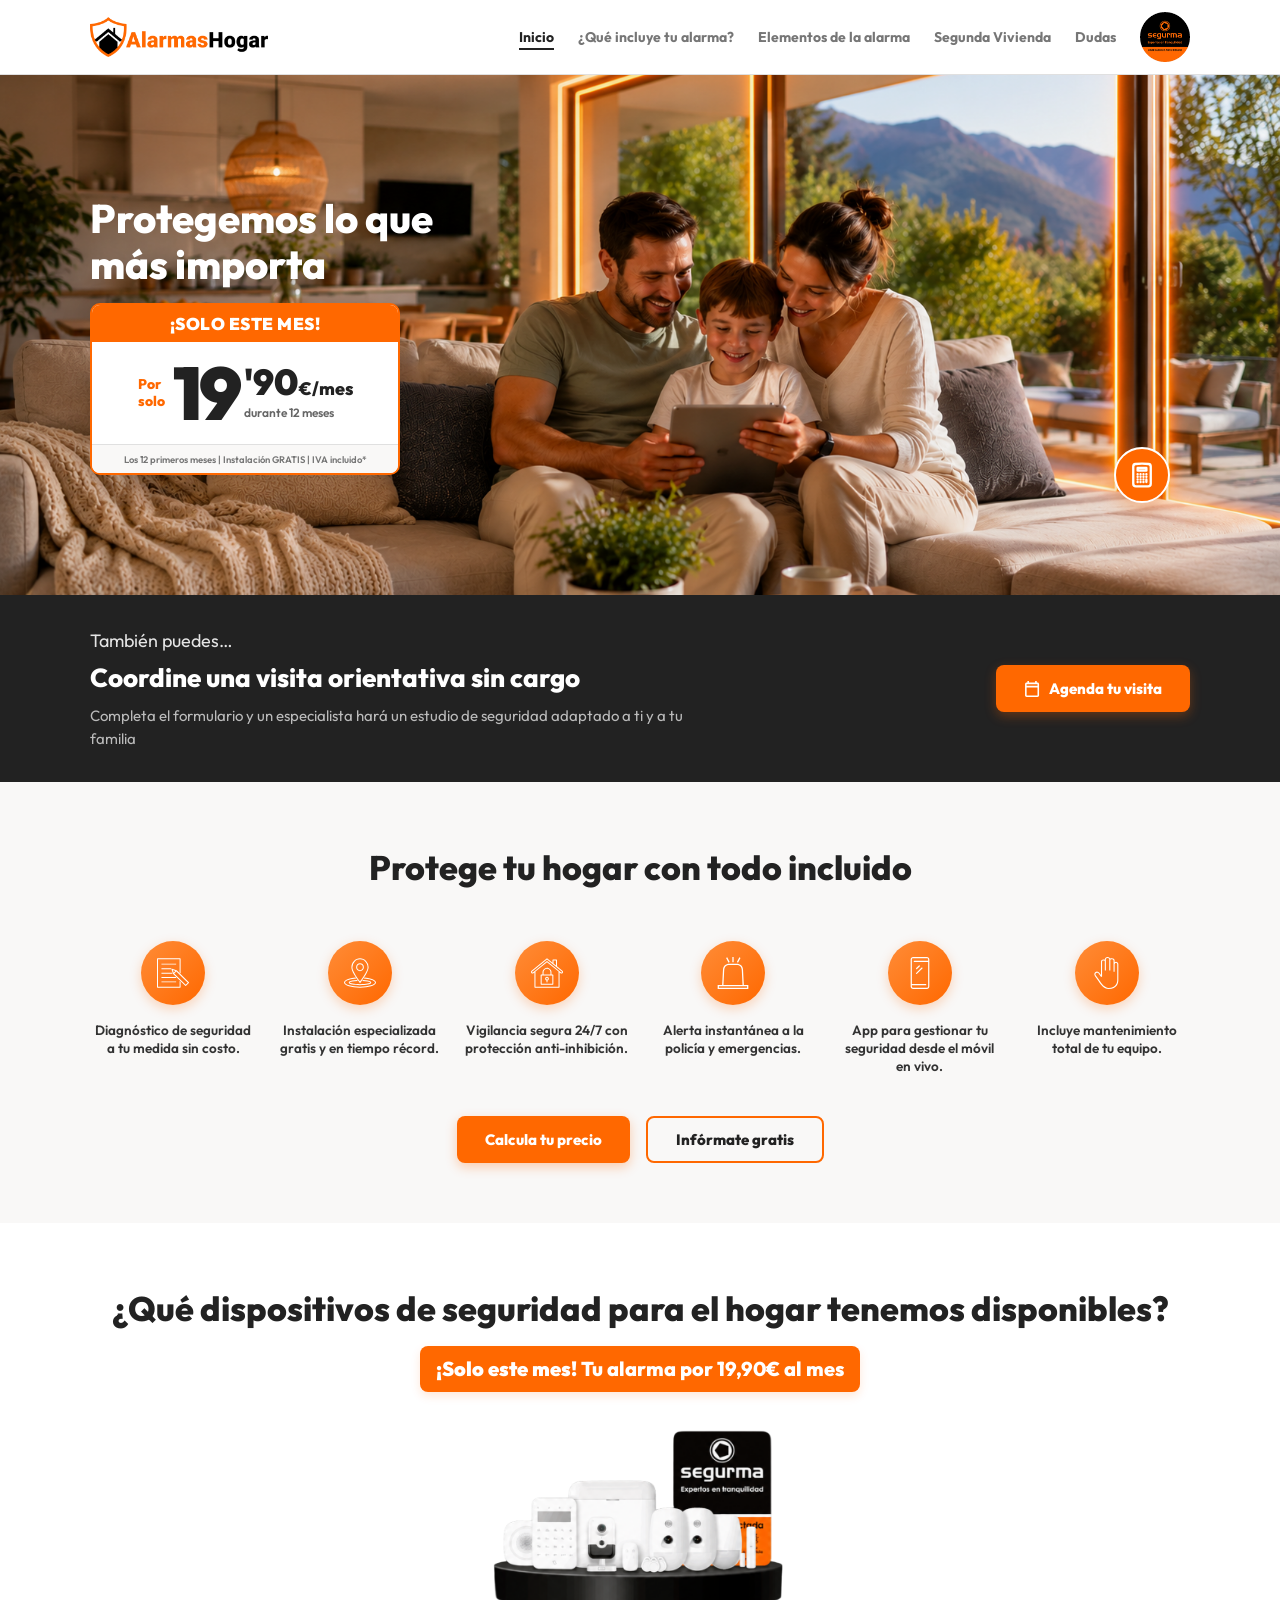
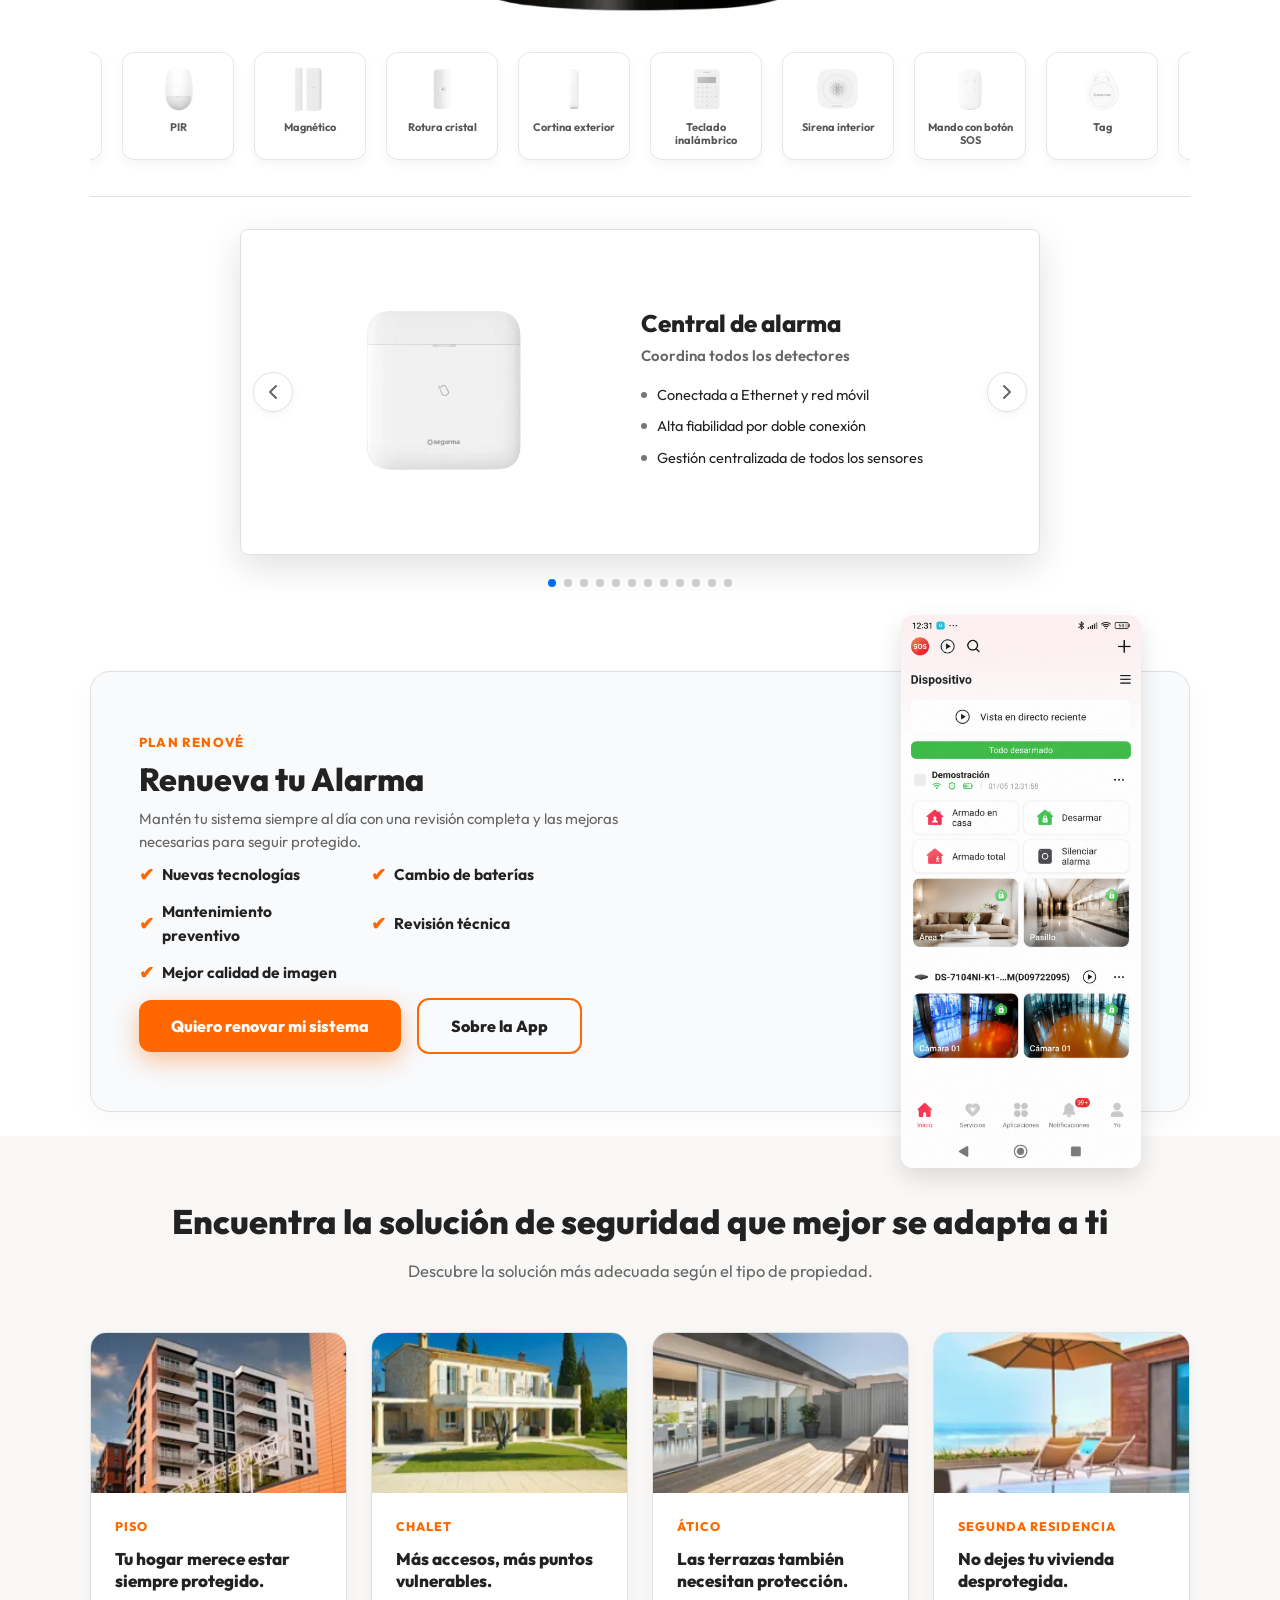
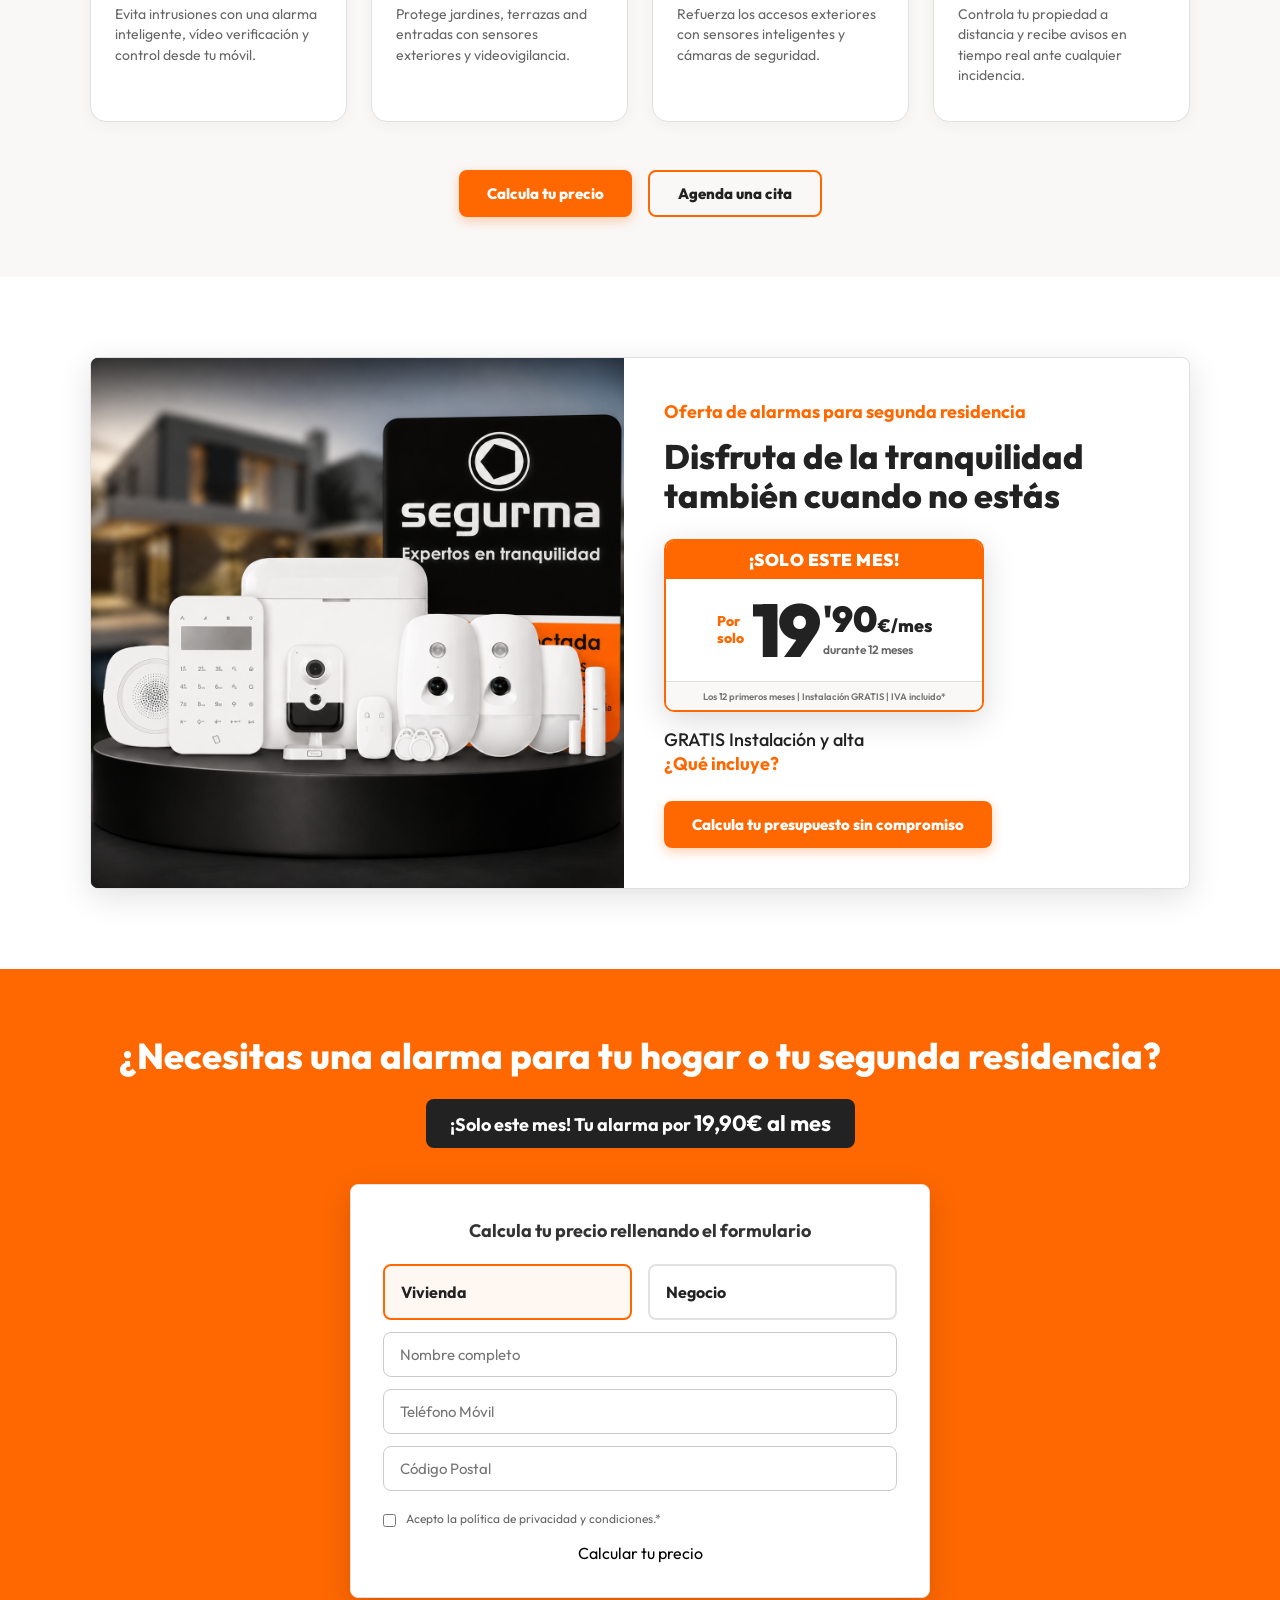
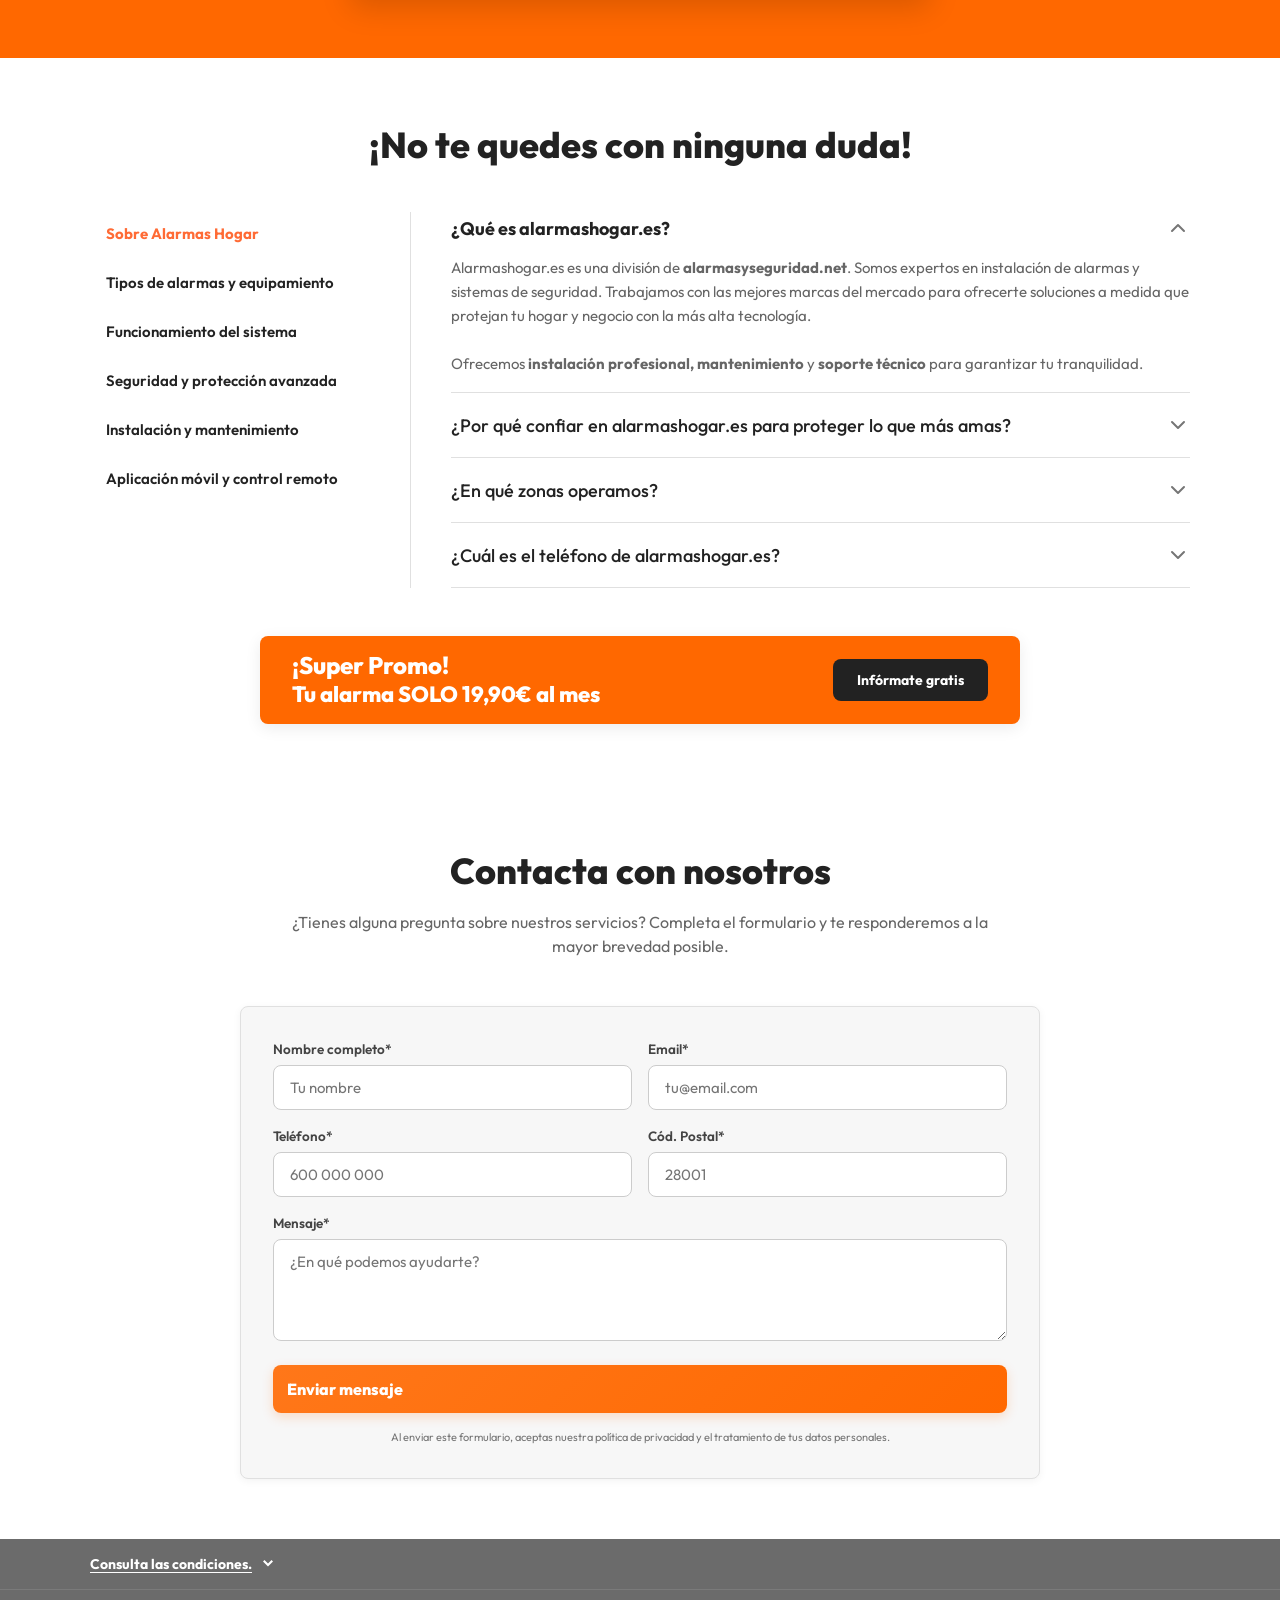
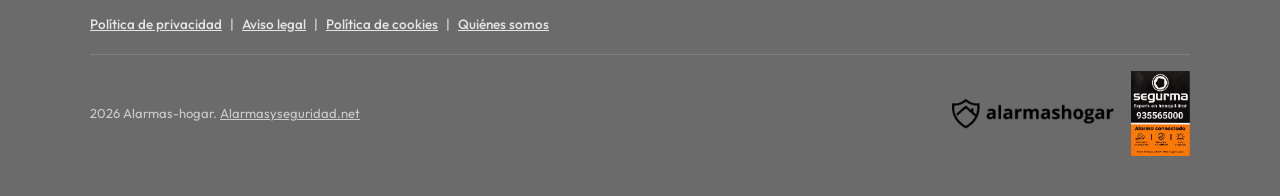
<file: index.html>
<!DOCTYPE html>
<html lang="es">
<head>
    <meta charset="utf-8"/>
    <meta name="viewport" content="width=device-width, initial-scale=1, maximum-scale=1"/>
    
    <title>Alarmas Hogar - Protección para tu vivienda o negocio</title>
    <meta name="description" content="Soluciones de seguridad y alarmas para hogares y negocios con monitorización 24/7"/>
    
    <!-- Google Fonts -->
    <link rel="preconnect" href="https://fonts.googleapis.com">
    <link rel="preconnect" href="https://fonts.gstatic.com" crossorigin>
    <link href="https://fonts.googleapis.com/css2?family=Outfit:wght@300;400;500;600;700;800;900&display=swap" rel="stylesheet">
    
    <!-- Main Stylesheet -->
    <link rel="stylesheet" href="styles.css"/>
</head>
<body>
    
    
    <!-- Main Header -->
    <header class="main-header" id="header">
        <div class="header-container">
            <div class="distributor-logo">
                <img src="images/nav-logo.png" alt="Alarmas Hogar" class="nav-logo-img"/>
            </div>
            
            <div class="header-menu-container">
                <!-- Mobile Phone CTA -->
                <a href="tel:+34935565012" class="mobile-phone-cta md-hide">
                    <svg xmlns="http://www.w3.org/2000/svg" width="24" height="24" viewBox="0 0 24 24" fill="none" stroke="currentColor" stroke-width="2" stroke-linecap="round" stroke-linejoin="round" class="lucide lucide-phone-call">
                        <path d="M13 2a9 9 0 0 1 9 9"></path>
                        <path d="M13 6a5 5 0 0 1 5 5"></path>
                        <path d="M13.832 16.568a1 1 0 0 0 1.213-.303l.355-.465A2 2 0 0 1 17 15h3a2 2 0 0 1 2 2v3a2 2 0 0 1-2 2A18 18 0 0 1 2 4a2 2 0 0 1 2-2h3a2 2 0 0 1 2 2v3a2 2 0 0 1-.8 1.6l-.468.351a1 1 0 0 0-.292 1.233 14 14 0 0 0 6.392 6.384"></path>
                    </svg>
                    <div class="phone-label-wrapper">
                        <span class="phone-label-top">LLAMAR GRATIS</span>
                        <span class="phone-label-num">935 565 012</span>
                    </div>
                </a>
                
                <!-- Desktop Navigation Links -->
                <nav class="desktop-nav">
                    <a href="/" class="nav-link active">Inicio</a>
                    <a href="#alarma" class="nav-link">¿Qué incluye tu alarma?</a>
                    <a href="#products" class="nav-link">Elementos de la alarma</a>
                    <a href="#segunda-vivienda" class="nav-link">Segunda Vivienda</a>
                    <a href="#faqs" class="nav-link">Dudas</a>
                    <img src="images/nav-extra-logo.png" alt="Extra Logo" class="nav-extra-logo-img"/>
                </nav>
            </div>
        </div>
    </header>

    <main class="content-wrapper">
        

        <!-- Hero Section / Main Banner -->
        <section class="hero-section">
            <div class="hero-bg-container">
                <img src="images/hero-banner.png" alt="Alarmas Hogar - Promoción especial" class="hero-bg-image"/>
            </div>
            
            <div class="hero-content-wrapper">
                <div class="hero-text-block">
                    <h1 class="hero-title">Protegemos lo que<br><span class="hero-title-accent">más importa</span></h1>
                    
                    <div class="price-badge-box">
                        <div class="price-badge-header">¡SOLO ESTE MES!</div>
                        <div class="price-badge-body">
                            <span class="price-label">Por<br/>solo</span>
                            <span class="price-huge-number">19</span>
                            <div class="price-badge-right">
                                <span class="price-euro-cents">'90<span class="price-currency">€/mes</span></span>
                                <span class="price-duration">durante 12 meses</span>
                            </div>
                        </div>
                        <div class="price-badge-footer">Los 12 primeros meses | Instalación GRATIS | IVA incluido*</div>
                    </div>
                </div>

            <!-- Floating circular calculator trigger button bottom right of hero -->
            <button class="hero-calculator-fab" onclick="openCalculatorModal()" aria-label="Calcular precio de alarma">
                <svg xmlns="http://www.w3.org/2000/svg" fill="none" viewBox="0 0 24 24" stroke-width="2" stroke="currentColor" width="28" height="28" class="lucide lucide-calculator">
                    <path stroke-linecap="round" stroke-linejoin="round" d="M15.75 15.75V18m-7.5-6.75h.008v.008H8.25v-.008Zm0 2.25h.008v.008H8.25V13.5Zm0 2.25h.008v.008H8.25v-.008Zm0 2.25h.008v.008H8.25V18Zm2.498-6.75h.007v.008h-.007v-.008Zm0 2.25h.007v.008h-.007V13.5Zm0 2.25h.007v.008h-.007v-.008Zm0 2.25h.007v.008h-.007V18Zm2.504-6.75h.008v.008h-.008v-.008Zm0 2.25h.008v.008h-.008V13.5Zm0 2.25h.008v.008h-.008v-.008Zm0 2.25h.008v.008h-.008V18Zm2.498-6.75h.008v.008h-.008v-.008Zm0 2.25h.008v.008h-.008V13.5ZM8.25 6h7.5v2.25h-7.5V6ZM12 2.25c-1.892 0-3.758.11-5.593.322C5.307 2.7 4.5 3.65 4.5 4.757V19.5a2.25 2.25 0 0 0 2.25 2.25h10.5a2.25 2.25 0 0 0 2.25-2.25V4.757c0-1.108-.806-2.057-1.907-2.185A48.507 48.507 0 0 0 12 2.25Z" />
                </svg>
                <span class="fab-hover-text">Calcula tu alarma</span>
            </button>
        </section>

        <!-- CTA Section: Agenda tu Visita -->
        <div class="agenda-cta-bar">
            <div class="agenda-container">
                <div class="agenda-text-block">
                    <p class="agenda-subtitle">También puedes…</p>
                    <h2 class="agenda-title">Coordine una visita orientativa sin cargo</h2>
                    <p class="agenda-description">Completa el formulario y un especialista hará un estudio de seguridad adaptado a ti y a tu familia</p>
                </div>
                <button class="btn-orange" onclick="document.getElementById('presupuesto').scrollIntoView({behavior: 'smooth'})">
                    <svg width="17" height="16" viewBox="0 0 17 16" xmlns="http://www.w3.org/2000/svg" class="agenda-btn-icon">
                        <path d="M2.619 16c-.428 0-.794-.157-1.099-.47a1.563 1.563 0 0 1-.457-1.13V3.2c0-.44.153-.817.457-1.13.305-.313.671-.47 1.099-.47h.778V0h1.555v1.6h6.222V0h1.556v1.6h.778c.428 0 .794.157 1.098.47.305.313.457.69.457 1.13v11.2c0 .44-.152.817-.457 1.13-.304.313-.67.47-1.098.47H2.618zm0-1.6h10.889v-8H2.618v8zm0-9.6h10.889V3.2H2.618v1.6zm.04 0V3.2v1.6z" fill="currentColor" fill-rule="nonzero"></path>
                    </svg>
                    <span>Agenda tu visita</span>
                </button>
            </div>
        </div>

        <!-- Services Section: Protege tu hogar con todo incluido -->
        <section id="alarma" class="services-list-section">
            <div class="services-container">
                <h2 class="services-section-title">Protege tu hogar con todo incluido</h2>
                
                <div class="services-grid">
                    <!-- Service 1 -->
                    <div class="service-item">
                        <div class="service-icon-box">
                            <svg width="32" height="32" viewBox="0 0 32 32" xmlns="http://www.w3.org/2000/svg">
                                <path d="M23.1 1.333c.276 0 .5.222.5.494v14.688l-1-.988V2.321H1V29.68h21.6v-5.746l1 .987v5.253a.497.497 0 0 1-.5.494H.5a.497.497 0 0 1-.5-.494V1.827c0-.272.224-.494.5-.494h22.6zm-8.029 10.331-.013.035.013-.034 4.41 1.578a.497.497 0 0 1 .23.13l12.143 11.991a.49.49 0 0 1 0 .699l-2.842 2.806a.505.505 0 0 1-.707 0L16.163 16.877l-.019-.018a.493.493 0 0 1-.022-.026l.04.044a.494.494 0 0 1-.116-.18l-1.601-4.367a.486.486 0 0 1-.014-.37.501.501 0 0 1 .64-.296zm4.287 2.757-1.85 1.826-.285.281L28.66 27.822l2.134-2.109-11.435-11.292zm-.21 9.965v.987H4.45v-.987h14.697zm-.415-4.272.415.41v.578H4.452v-.988h14.28zm-3.53-4.272.205.561.155.427H4.452v-.988h10.75zm.53-2.893.984 2.682 1.733-1.71-2.717-.972zm-1.258-1.714a.992.992 0 0 0-.514.557.955.955 0 0 0-.052.43H4.452v-.987h10.023zm4.673-4.608v.987H4.45v-.987h14.697z" fill="#FF6800" fill-rule="evenodd"></path>
                            </svg>
                        </div>
                        <p class="service-description">Diagnóstico de seguridad a tu medida sin costo.</p>
                    </div>
                    
                    <!-- Service 2 -->
                    <div class="service-item">
                        <div class="service-icon-box">
                            <svg width="32" height="32" viewBox="0 0 32 32" xmlns="http://www.w3.org/2000/svg">
                                <path d="M20.528 20.617c2.509.226 4.757.634 6.57 1.174 3.028.9 4.902 2.222 4.902 3.752 0 1.529-1.874 2.85-4.901 3.751-2.852.848-6.776 1.373-11.099 1.373s-8.248-.525-11.099-1.373C1.873 28.394 0 27.072 0 25.543c0-1.53 1.873-2.852 4.901-3.752 1.813-.539 4.06-.948 6.568-1.174.215.328.432.653.652.978-2.673.207-5.057.62-6.943 1.182C2.597 23.544 1 24.527 1 25.543c0 1.015 1.597 1.998 4.178 2.766 2.76.82 6.585 1.327 10.822 1.327 4.237 0 8.062-.507 10.822-1.327C29.403 27.54 31 26.559 31 25.543s-1.597-2-4.178-2.766c-1.887-.562-4.271-.976-6.945-1.183.219-.324.436-.65.65-.977zm-1.563 2.315c1.816.104 3.442.301 4.745.564 2.198.446 3.558 1.163 3.558 2.046 0 .885-1.36 1.602-3.558 2.046-1.98.4-4.706.649-7.71.649-3.005 0-5.731-.248-7.71-.649-2.199-.444-3.559-1.161-3.559-2.046 0-.883 1.36-1.6 3.559-2.046 1.302-.263 2.928-.46 4.744-.564l.69.995c-2.026.09-3.834.294-5.243.58-1.699.343-2.75.716-2.75 1.035 0 .32 1.051.692 2.75 1.036 1.918.389 4.576.628 7.519.628 2.943 0 5.6-.24 7.519-.628 1.698-.344 2.75-.716 2.75-1.036 0-.32-1.052-.692-2.75-1.035-1.408-.286-3.216-.49-5.242-.58l.688-.995zM16 1.333c2.371 0 4.517.99 6.072 2.591a8.947 8.947 0 0 1 2.515 6.253c0 3.77-3.893 9.381-6.922 13.747-.461.665-.904 1.303-1.252 1.816a.487.487 0 0 1-.695.127.5.5 0 0 1-.14-.152c-.416-.609-.768-1.113-1.135-1.639-3.057-4.387-7.03-10.088-7.03-13.899 0-2.442.961-4.653 2.515-6.253 1.554-1.6 3.7-2.59 6.072-2.59zm0 1.03c-2.095 0-3.992.875-5.365 2.29a7.904 7.904 0 0 0-2.222 5.524c0 3.486 3.865 9.033 6.838 13.3l.752 1.08c.284-.414.563-.816.85-1.23 2.947-4.246 6.734-9.705 6.734-13.15 0-2.158-.85-4.111-2.222-5.525-1.373-1.414-3.27-2.288-5.365-2.288zm0 3.829c1.069 0 2.036.446 2.736 1.167a4.033 4.033 0 0 1 1.134 2.817c0 1.101-.434 2.098-1.134 2.819A3.802 3.802 0 0 1 16 14.162a3.802 3.802 0 0 1-2.736-1.167 4.033 4.033 0 0 1-1.134-2.819c0-1.1.433-2.096 1.134-2.817A3.802 3.802 0 0 1 16 6.192zm0 1.03c-.793 0-1.51.33-2.03.865a2.993 2.993 0 0 0-.84 2.09c0 .816.322 1.554.84 2.09a2.82 2.82 0 0 0 2.03.865c.792 0 1.51-.331 2.03-.866.518-.535.84-1.273.84-2.09 0-.815-.322-1.554-.84-2.089A2.821 2.821 0 0 0 16 7.222z" fill="#FF6800" fill-rule="evenodd"></path>
                            </svg>
                        </div>
                        <p class="service-description">Instalación especializada gratis y en tiempo récord.</p>
                    </div>
                    
                    <!-- Service 3 -->
                    <div class="service-item">
                        <div class="service-icon-box">
                            <svg width="32" height="32" viewBox="0 0 32 32" xmlns="http://www.w3.org/2000/svg">
                                <path d="m16.31 1.444 5.18 4.2V3.085c0-.284.224-.515.5-.515h3.48c.276 0 .499.23.499.515v6.188l5.443 4.413c.668.542.784 1.543.259 2.232a1.522 1.522 0 0 1-1.215.606c-.344 0-.676-.117-.95-.34l-.956-.775v14.741a.507.507 0 0 1-.5.516H3.95c-.276 0-.5-.23-.5-.516v-14.74l-.954.774a1.514 1.514 0 0 1-2.166-.266 1.613 1.613 0 0 1-.319-1.171c.049-.422.254-.798.577-1.06L15.691 1.443a.488.488 0 0 1 .619 0zM16 5.236 4.45 14.6v15.037h23.1V14.599L16 5.236zm0 5.547c.603 0 1.188.121 1.74.362.531.232 1.009.564 1.419.986.41.422.731.914.956 1.463.233.568.351 1.17.351 1.791v2.112h1.376c.276 0 .5.231.5.516v9.198a.507.507 0 0 1-.5.515H10.159c-.276 0-.5-.23-.5-.515v-9.198c0-.285.224-.515.5-.515h1.375v-2.113c0-.62.119-1.223.352-1.791.224-.549.547-1.041.956-1.463.41-.422.888-.754 1.42-.986A4.32 4.32 0 0 1 16 10.783zm5.341 7.745H10.66v8.167h10.682v-8.167zm-5.34 1.306c1.019 0 1.848.854 1.848 1.905 0 .871-.571 1.608-1.348 1.834v1.302a.507.507 0 0 1-.5.515c-.277 0-.5-.231-.5-.515l-.001-1.302c-.777-.226-1.348-.963-1.348-1.834 0-1.05.83-1.905 1.848-1.905zm0 1.03a.863.863 0 0 0-.85.875c0 .482.382.874.85.874a.863.863 0 0 0 .848-.874.863.863 0 0 0-.849-.875zm0-9.05a3.35 3.35 0 0 0-1.35.28 3.559 3.559 0 0 0-1.845 1.9c-.18.441-.272.91-.272 1.391v2.112h6.932v-2.112c0-.482-.09-.95-.272-1.39a3.567 3.567 0 0 0-.743-1.135 3.453 3.453 0 0 0-1.101-.766 3.356 3.356 0 0 0-1.35-.28zm0-9.31L1.207 14.497a.568.568 0 0 0-.091.784.532.532 0 0 0 .761.094l13.814-11.2a.49.49 0 0 1 .619 0l13.814 11.2a.527.527 0 0 0 .76-.094.57.57 0 0 0-.09-.784L16 2.504zm8.969 1.098h-2.48v2.852l2.479 2.01V3.602z" fill="#FF6800" fill-rule="evenodd"></path>
                            </svg>
                        </div>
                        <p class="service-description">Vigilancia segura 24/7 con protección anti-inhibición.</p>
                    </div>
                    
                    <!-- Service 4 -->
                    <div class="service-item">
                        <div class="service-icon-box">
                            <svg width="32" height="32" viewBox="0 0 32 32" xmlns="http://www.w3.org/2000/svg">
                                <path d="M19.53 6.632c1.994 0 3.524.64 4.609 1.708 1.187 1.168 1.812 2.831 1.91 4.715l.776 14.966h4.508V32H.667v-3.979h4.507l.776-14.966c.098-1.884.725-3.547 1.91-4.715 1.085-1.068 2.615-1.708 4.61-1.708h7.06zm10.525 22.715H1.945v1.326h28.11v-1.326zM19.53 7.958H12.47c-1.645 0-2.88.503-3.73 1.34-.94.924-1.436 2.275-1.517 3.824L6.45 28.021h19.1l-.774-14.899c-.08-1.55-.577-2.9-1.516-3.824-.85-.837-2.086-1.34-3.73-1.34zm-4.168-2.652h1.278V0H15.36v5.306zM23.5.979l-2.47 4.646-1.118-.638 2.47-4.645L23.5.98zM10.204.342l2.47 4.646-1.119.637L9.087.979l1.118-.637z" fill="#FF6800" fill-rule="evenodd"></path>
                            </svg>
                        </div>
                        <p class="service-description">Alerta instantánea a la policía y emergencias.</p>
                    </div>
                    
                    <!-- Service 5 -->
                    <div class="service-item">
                        <div class="service-icon-box">
                            <svg width="32" height="32" viewBox="0 0 32 32" xmlns="http://www.w3.org/2000/svg">
                                <path d="M22.944 0c1.318 0 2.39 1.104 2.39 2.462v27.076c0 1.358-1.072 2.462-2.39 2.462H9.056c-1.318 0-2.39-1.104-2.39-2.462V2.462C6.667 1.104 7.739 0 9.057 0h13.888zm0 1.23H9.056c-.658 0-1.195.553-1.195 1.232v24.614H21.75c.33 0 .598.276.598.617 0 .34-.268.615-.598.615l-13.89-.001.001 1.231c0 .679.537 1.231 1.195 1.231h13.888c.658 0 1.195-.552 1.195-1.23V4.922H10.25a.607.607 0 0 1-.597-.616c0-.34.268-.615.597-.615H24.14v-1.23c0-.679-.537-1.231-1.195-1.231zm-4.494 9.396a.629.629 0 0 1-.022.87l-5.426 5.307a.586.586 0 0 1-.845-.022.629.629 0 0 1 .022-.87l5.426-5.307a.586.586 0 0 1 .845.022zM15.736 8.52a.628.628 0 0 1-.022.871l-2.652 2.595a.586.586 0 0 1-.845-.023.629.629 0 0 1 .022-.87l2.654-2.595a.584.584 0 0 1 .843.022z" fill="#FF6800" fill-rule="evenodd"></path>
                            </svg>
                        </div>
                        <p class="service-description">App para gestionar tu seguridad desde el móvil en vivo.</p>
                    </div>
                    
                    <!-- Service 6 -->
                    <div class="service-item">
                        <div class="service-icon-box">
                            <svg width="32" height="32" viewBox="0 0 32 32" xmlns="http://www.w3.org/2000/svg">
                                <path d="M16.567 0c.743 0 1.42.245 1.914.641.322.259.568.58.711.941.437-.258 1.007-.39 1.66-.39.744 0 1.421.245 1.915.64.525.42.848 1.01.848 1.67v1.675a2.38 2.38 0 0 1 1.35-.417 2.39 2.39 0 0 1 1.671.677c.43.42.697.997.697 1.632v16.07c0 2.04-.805 8.861-9.796 8.861l-.042-.002c-4.798-.377-7.15-3.823-10.246-8.36-1.012-1.481-2.106-3.084-3.398-4.736l-.026-.037-.007-.012a2.915 2.915 0 0 1-.44-2.108c.13-.706.531-1.342 1.176-1.746l.012-.008a2.768 2.768 0 0 1 2.145-.296 3.106 3.106 0 0 1 1.78 1.268l1.495 2V4.694c0-.637.264-1.214.69-1.632a2.374 2.374 0 0 1 1.671-.677c.51 0 1.026.073 1.457.259l-.001-.333c0-.657.324-1.248.85-1.669C15.147.245 15.823 0 16.567 0zm0 1.051c-.488 0-.924.155-1.234.404-.281.225-.455.529-.455.855v11.31h-1.075V4.205a.58.58 0 0 0-.272-.518c-.282-.183-.724-.252-1.184-.252-.356 0-.678.14-.91.368-.233.226-.376.54-.376.89v14.878l-.97.31-2.468-3.3-.017-.026a2.032 2.032 0 0 0-1.172-.845 1.676 1.676 0 0 0-1.294.166l-.008.007a1.55 1.55 0 0 0-.7 1.047c-.08.437.009.92.283 1.351 1.299 1.66 2.402 3.278 3.424 4.774 2.927 4.288 5.15 7.546 9.415 7.894 7.868-.009 8.681-5.834 8.704-7.725V7.069c0-.347-.144-.662-.377-.889a1.31 1.31 0 0 0-1.827.001c-.233.226-.376.54-.376.888h-.063v7.743H22.54V3.502c0-.33-.173-.632-.453-.856-.31-.25-.747-.403-1.235-.403-.513 0-.927.1-1.195.296-.207.152-.326.38-.326.683V13.62h-1.075V2.31c0-.326-.174-.63-.456-.855-.31-.249-.746-.404-1.233-.404z" fill="#FF6800" fill-rule="evenodd"></path>
                            </svg>
                        </div>
                        <p class="service-description">Incluye mantenimiento total de tu equipo.</p>
                    </div>
                </div>
                
                <div class="services-actions">
                    <button class="btn-orange" onclick="document.getElementById('presupuesto').scrollIntoView({behavior: 'smooth'})">Calcula tu precio</button>
                    <button class="btn-secondary" onclick="document.getElementById('contacto').scrollIntoView({behavior: 'smooth'})">Infórmate gratis</button>
                </div>
            </div>
        </section>

        <!-- Products Section: ¿Qué dispositivos de seguridad para el hogar tenemos disponibles? -->
        <section id="products" class="products-section">
            <div class="products-container">
                <h2 class="products-section-title">¿Qué dispositivos de seguridad para el hogar tenemos disponibles?</h2>
                <div class="products-promo-badge">
                    <span>¡Solo este mes!</span> Tu alarma por 19,90€ al mes
                </div>
                
                <div class="products-center-image-box">
                    <img src="images/products/img-alarmas.png" alt="Equipo completo de alarma" class="alarm-kit-image"/>
                </div>
                
                <!-- Product Carousel Navigation Grid -->
                <div class="product-selection-grid" id="product-selection-grid">
                    <button class="grid-nav-item active" data-index="0">
                        <img src="images/products/product-1.webp" alt="Central de alarma"/>
                        <span>Central de alarma</span>
                    </button>
                    <button class="grid-nav-item" data-index="1">
                        <img src="images/products/product-2.webp" alt="PIR Cam"/>
                        <span>PIR Cam</span>
                    </button>
                    <button class="grid-nav-item" data-index="2">
                        <img src="images/products/product-3.webp" alt="PIR"/>
                        <span>PIR</span>
                    </button>
                    <button class="grid-nav-item" data-index="3">
                        <img src="images/products/product-4.webp" alt="Magnético"/>
                        <span>Magnético</span>
                    </button>
                    <button class="grid-nav-item" data-index="4">
                        <img src="images/products/product-5.webp" alt="Rotura cristal"/>
                        <span>Rotura cristal</span>
                    </button>
                    <button class="grid-nav-item" data-index="5">
                        <img src="images/products/product-6.webp" alt="Cortina exterior"/>
                        <span>Cortina exterior</span>
                    </button>
                    <button class="grid-nav-item" data-index="6">
                        <img src="images/products/product-7.webp" alt="Teclado inalámbrico"/>
                        <span>Teclado inalámbrico</span>
                    </button>
                    <button class="grid-nav-item" data-index="7">
                        <img src="images/products/product-8.webp" alt="Sirena interior"/>
                        <span>Sirena interior</span>
                    </button>
                    <button class="grid-nav-item" data-index="8">
                        <img src="images/products/product-9.webp" alt="Mando con botón SOS"/>
                        <span>Mando con botón SOS</span>
                    </button>
                    <button class="grid-nav-item" data-index="9">
                        <img src="images/products/product-10.webp" alt="Tag"/>
                        <span>Tag</span>
                    </button>
                    <button class="grid-nav-item" data-index="10">
                        <img src="images/products/product-11.webp" alt="Detector de humo"/>
                        <span>Detector de humo</span>
                    </button>
                    <button class="grid-nav-item" data-index="11">
                        <img src="images/products/product-12.webp" alt="CAM IP interior"/>
                        <span>CAM IP interior</span>
                    </button>
                </div>
                
                <hr class="nav-divider"/>
                
                <!-- Product Slides Carousel -->
                <div class="product-carousel-wrapper">
                    <div class="product-carousel-slider" id="product-slider">
                        <!-- Slide 0 -->
                        <div class="product-slide active" data-slide-index="0">
                            <div class="slide-image-box">
                                <img src="images/products/product-1.webp" alt="Central de alarma"/>
                            </div>
                            <div class="slide-content-box">
                                <h3 class="slide-title">Central de alarma</h3>
                                <p class="slide-subtitle">Coordina todos los detectores</p>
                                <ul class="slide-bullets">
                                    <li>Conectada a Ethernet y red móvil</li>
                                    <li>Alta fiabilidad por doble conexión</li>
                                    <li>Gestión centralizada de todos los sensores</li>
                                </ul>
                            </div>
                        </div>
                        
                        <!-- Slide 1 -->
                        <div class="product-slide" data-slide-index="1">
                            <div class="slide-image-box">
                                <img src="images/products/product-2.webp" alt="PIR Cam"/>
                            </div>
                            <div class="slide-content-box">
                                <h3 class="slide-title">PIR Cam</h3>
                                <p class="slide-subtitle">Permite ver las alarmas en fotos</p>
                                <ul class="slide-bullets">
                                    <li>Captura en baja luz</li>
                                    <li>Envía en menos de 9 s.</li>
                                    <li>Imágenes encriptadas</li>
                                </ul>
                            </div>
                        </div>
                        
                        <!-- Slide 2 -->
                        <div class="product-slide" data-slide-index="2">
                            <div class="slide-image-box">
                                <img src="images/products/product-3.webp" alt="PIR"/>
                            </div>
                            <div class="slide-content-box">
                                <h3 class="slide-title">PIR</h3>
                                <p class="slide-subtitle">Avisa a la Central al primer indicio de intrusión</p>
                                <ul class="slide-bullets">
                                    <li>Con sensor de infrarrojos y procesado digital para evitar falsas alarmas</li>
                                    <li>Regulación automática del sensor ante cambios de temperatura</li>
                                    <li>Sistema Pet Friendly</li>
                                </ul>
                            </div>
                        </div>
                        
                        <!-- Slide 3 -->
                        <div class="product-slide" data-slide-index="3">
                            <div class="slide-image-box">
                                <img src="images/products/product-4.webp" alt="Magnético"/>
                            </div>
                            <div class="slide-content-box">
                                <h3 class="slide-title">Magnético</h3>
                                <p class="slide-subtitle">Detecta apertura de puertas y ventanas</p>
                                <ul class="slide-bullets">
                                    <li>Instalación sencilla sin cables</li>
                                    <li>Batería de larga duración</li>
                                    <li>Resistente a condiciones climáticas</li>
                                </ul>
                            </div>
                        </div>
                        
                        <!-- Slide 4 -->
                        <div class="product-slide" data-slide-index="4">
                            <div class="slide-image-box">
                                <img src="images/products/product-5.webp" alt="Rotura cristal"/>
                            </div>
                            <div class="slide-content-box">
                                <h3 class="slide-title">Rotura cristal</h3>
                                <p class="slide-subtitle">Detecta la rotura de cristales</p>
                                <ul class="slide-bullets">
                                    <li>Tecnología de doble detección</li>
                                    <li>Alcance hasta 9 metros</li>
                                    <li>Filtro anti falsas alarmas</li>
                                </ul>
                            </div>
                        </div>
                        
                        <!-- Slide 5 -->
                        <div class="product-slide" data-slide-index="5">
                            <div class="slide-image-box">
                                <img src="images/products/product-6.webp" alt="Cortina exterior"/>
                            </div>
                            <div class="slide-content-box">
                                <h3 class="slide-title">Cortina exterior</h3>
                                <p class="slide-subtitle">Para exteriores</p>
                                <ul class="slide-bullets">
                                    <li>Resistente a la intemperie IP65</li>
                                    <li>Inmune a pequeños animales</li>
                                    <li>Ángulo de detección 110°</li>
                                </ul>
                            </div>
                        </div>
                        
                        <!-- Slide 6 -->
                        <div class="product-slide" data-slide-index="6">
                            <div class="slide-image-box">
                                <img src="images/products/product-7.webp" alt="Teclado inalámbrico"/>
                            </div>
                            <div class="slide-content-box">
                                <h3 class="slide-title">Teclado inalámbrico</h3>
                                <p class="slide-subtitle">Control manual del sistema</p>
                                <ul class="slide-bullets">
                                    <li>Pantalla LCD retroiluminada</li>
                                    <li>Códigos de usuario múltiples</li>
                                    <li>Función de pánico silencioso</li>
                                </ul>
                            </div>
                        </div>
                        
                        <!-- Slide 7 -->
                        <div class="product-slide" data-slide-index="7">
                            <div class="slide-image-box">
                                <img src="images/products/product-8.webp" alt="Sirena interior"/>
                            </div>
                            <div class="slide-content-box">
                                <h3 class="slide-title">Sirena interior</h3>
                                <p class="slide-subtitle">Alerta sonora en el interior</p>
                                <ul class="slide-bullets">
                                    <li>110 dB de potencia sonora</li>
                                    <li>LED de señalización visual</li>
                                    <li>Batería de respaldo integrada</li>
                                </ul>
                            </div>
                        </div>
                        
                        <!-- Slide 8 -->
                        <div class="product-slide" data-slide-index="8">
                            <div class="slide-image-box">
                                <img src="images/products/product-9.webp" alt="Mando con botón SOS"/>
                            </div>
                            <div class="slide-content-box">
                                <h3 class="slide-title">Mando con botón SOS</h3>
                                <p class="slide-subtitle">Control remoto con emergencia</p>
                                <ul class="slide-bullets">
                                    <li>Botón de pánico integrado</li>
                                    <li>Alcance hasta 100 metros</li>
                                    <li>Diseño ergonómico</li>
                                </ul>
                            </div>
                        </div>
                        
                        <!-- Slide 9 -->
                        <div class="product-slide" data-slide-index="9">
                            <div class="slide-image-box">
                                <img src="images/products/product-10.webp" alt="Tag"/>
                            </div>
                            <div class="slide-content-box">
                                <h3 class="slide-title">Tag</h3>
                                <p class="slide-subtitle">Activación/desactivación automática</p>
                                <ul class="slide-bullets">
                                    <li>Detección automática de proximidad</li>
                                    <li>Cifrado de alta seguridad</li>
                                    <li>Batería de larga duración</li>
                                </ul>
                            </div>
                        </div>
                        
                        <!-- Slide 10 -->
                        <div class="product-slide" data-slide-index="10">
                            <div class="slide-image-box">
                                <img src="images/products/product-11.webp" alt="Detector de humo"/>
                            </div>
                            <div class="slide-content-box">
                                <h3 class="slide-title">Detector de humo</h3>
                                <p class="slide-subtitle">Protección contra incendios</p>
                                <ul class="slide-bullets">
                                    <li>Detección óptica avanzada</li>
                                    <li>Autocomprobación periódica</li>
                                    <li>Señal de batería baja</li>
                                </ul>
                            </div>
                        </div>
                        
                        <!-- Slide 11 -->
                        <div class="product-slide" data-slide-index="11">
                            <div class="slide-image-box">
                                <img src="images/products/product-12.webp" alt="CAM IP interior"/>
                            </div>
                            <div class="slide-content-box">
                                <h3 class="slide-title">CAM IP interior</h3>
                                <p class="slide-subtitle">Vigilancia en tiempo real</p>
                                <ul class="slide-bullets">
                                    <li>Resolución Full HD 1080p</li>
                                    <li>Visión nocturna infrarroja</li>
                                    <li>Acceso remoto desde móvil</li>
                                </ul>
                            </div>
                        </div>
                    </div>
                    
                    <!-- Carousel Controls -->
                    <div class="carousel-nav-arrows">
                        <button class="arrow-btn btn-prev" aria-label="Producto anterior" onclick="slidePrev()">
                            <svg xmlns="http://www.w3.org/2000/svg" width="24" height="24" viewBox="0 0 24 24" fill="none" stroke="currentColor" stroke-width="2" stroke-linecap="round" stroke-linejoin="round" class="lucide lucide-chevron-left">
                                <polyline points="15 18 9 12 15 6"></polyline>
                            </svg>
                        </button>
                        <button class="arrow-btn btn-next" aria-label="Siguiente producto" onclick="slideNext()">
                            <svg xmlns="http://www.w3.org/2000/svg" width="24" height="24" viewBox="0 0 24 24" fill="none" stroke="currentColor" stroke-width="2" stroke-linecap="round" stroke-linejoin="round" class="lucide lucide-chevron-right">
                                <polyline points="9 18 15 12 9 6"></polyline>
                            </svg>
                        </button>
                    </div>
                </div>
                
                <!-- Dot indicators -->
                <div class="carousel-dots" id="carousel-dots">
                    <button class="dot-btn active" data-index="0" aria-label="Ir al producto 1"></button>
                    <button class="dot-btn" data-index="1" aria-label="Ir al producto 2"></button>
                    <button class="dot-btn" data-index="2" aria-label="Ir al producto 3"></button>
                    <button class="dot-btn" data-index="3" aria-label="Ir al producto 4"></button>
                    <button class="dot-btn" data-index="4" aria-label="Ir al producto 5"></button>
                    <button class="dot-btn" data-index="5" aria-label="Ir al producto 6"></button>
                    <button class="dot-btn" data-index="6" aria-label="Ir al producto 7"></button>
                    <button class="dot-btn" data-index="7" aria-label="Ir al producto 8"></button>
                    <button class="dot-btn" data-index="8" aria-label="Ir al producto 9"></button>
                    <button class="dot-btn" data-index="9" aria-label="Ir al producto 10"></button>
                    <button class="dot-btn" data-index="10" aria-label="Ir al producto 11"></button>
                    <button class="dot-btn" data-index="11" aria-label="Ir al producto 12"></button>
                </div>
            </div>
        </section>

        <!-- Upgrade System Banner Section -->
        <section class="upgrade-banner-section">
            <div class="upgrade-banner-container">
                <div class="upgrade-banner-card">
                    <!-- Left: Info and Checklist -->
                    <div class="upgrade-card-info">
                        <span class="upgrade-tag">Plan Renové</span>
                        <h2 class="upgrade-title">Renueva tu Alarma</h2>
                        <p class="upgrade-text">Mantén tu sistema siempre al día con una revisión completa y las mejoras<br>necesarias para seguir protegido.</p>
                        
                        <div class="upgrade-checklist">
                            <div class="checklist-item">
                                <span class="checkmark">✔</span>
                                <span>Nuevas tecnologías</span>
                            </div>
                            <div class="checklist-item">
                                <span class="checkmark">✔</span>
                                <span>Cambio de baterías</span>
                            </div>
                            <div class="checklist-item">
                                <span class="checkmark">✔</span>
                                <span>Mantenimiento preventivo</span>
                            </div>
                            <div class="checklist-item">
                                <span class="checkmark">✔</span>
                                <span>Revisión técnica</span>
                            </div>
                            <div class="checklist-item">
                                <span class="checkmark">✔</span>
                                <span>Mejor calidad de imagen</span>
                            </div>
                        </div>

                        <div class="upgrade-card-action">
                            <button class="btn-orange pulse-btn" onclick="openCalculatorModal()">Quiero renovar mi sistema</button>
                            <button class="btn-secondary-upgrade" onclick="openManualModal()">Sobre la App</button>
                        </div>
                    </div>
                    
                    <!-- Right: Product Image -->
                    <div class="upgrade-card-image-box">
                        <img src="images/banners/upgrade/upgrade-system.png" alt="Renueva tu Alarma" class="upgrade-system-img"/>
                    </div>
                </div>
            </div>
        </section>

        <!-- Segment Section: Adaptadas a tu casa y familia -->
        <section class="banner-hogar-section">
            <div class="banner-hogar-container">
                <h2 class="banner-hogar-title">Encuentra la solución de seguridad que mejor se adapta a ti</h2>
                <p class="banner-hogar-subtitle">Descubre la solución más adecuada según el tipo de propiedad.</p>
                
                <div class="banner-hogar-grid">
                    <!-- Card 1: Piso -->
                    <div class="hogar-card">
                        <div class="hogar-card-img-wrapper">
                            <img alt="Piso" src="images/banners/hogar/pisos.webp" class="hogar-card-img"/>
                        </div>
                        <div class="hogar-card-content">
                            <h3 class="hogar-card-type">Piso</h3>
                            <h4 class="hogar-card-sub">Tu hogar merece estar siempre protegido.</h4>
                            <p class="hogar-card-desc">Evita intrusiones con una alarma inteligente, vídeo verificación y control desde tu móvil.</p>
                        </div>
                    </div>
                    <!-- Card 2: Chalet -->
                    <div class="hogar-card">
                        <div class="hogar-card-img-wrapper">
                            <img alt="Chalet" src="images/banners/hogar/chalets.webp" class="hogar-card-img"/>
                        </div>
                        <div class="hogar-card-content">
                            <h3 class="hogar-card-type">Chalet</h3>
                            <h4 class="hogar-card-sub">Más accesos, más puntos vulnerables.</h4>
                            <p class="hogar-card-desc">Protege jardines, terrazas and entradas con sensores exteriores y videovigilancia.</p>
                        </div>
                    </div>
                    <!-- Card 3: Ático -->
                    <div class="hogar-card">
                        <div class="hogar-card-img-wrapper">
                            <img alt="Ático" src="images/banners/hogar/bajos.webp" class="hogar-card-img"/>
                        </div>
                        <div class="hogar-card-content">
                            <h3 class="hogar-card-type">Ático</h3>
                            <h4 class="hogar-card-sub">Las terrazas también necesitan protección.</h4>
                            <p class="hogar-card-desc">Refuerza los accesos exteriores con sensores inteligentes y cámaras de seguridad.</p>
                        </div>
                    </div>
                    <!-- Card 4: Segunda residencia -->
                    <div class="hogar-card">
                        <div class="hogar-card-img-wrapper">
                            <img alt="Segunda residencia" src="images/banners/hogar/segunda.webp" class="hogar-card-img"/>
                        </div>
                        <div class="hogar-card-content">
                            <h3 class="hogar-card-type">Segunda residencia</h3>
                            <h4 class="hogar-card-sub">No dejes tu vivienda desprotegida.</h4>
                            <p class="hogar-card-desc">Controla tu propiedad a distancia y recibe avisos en tiempo real ante cualquier incidencia.</p>
                        </div>
                    </div>
                </div>
                
                <div class="hogar-actions">
                    <button class="btn-orange" onclick="openCalculatorModal()">Calcula tu precio</button>
                    <button class="btn-secondary" onclick="document.getElementById('contacto').scrollIntoView({behavior: 'smooth'})">Agenda una cita</button>
                </div>
            </div>
        </section>

        <!-- Second Residence Banner Section -->
        <section id="segunda-vivienda" class="second-residence-section">
            <div class="second-residence-container">
                <div class="second-residence-flex">
                    <div class="second-residence-image-box"></div>
                    <div class="second-residence-info-box">
                        <p class="residence-offer-tag">Oferta de alarmas para segunda residencia</p>
                        <h2 class="residence-title">Disfruta de la tranquilidad también cuando no estás</h2>
                        
                        <div class="price-badge-box max-w-sm">
                            <div class="price-badge-header">¡SOLO ESTE MES!</div>
                            <div class="price-badge-body">
                                <span class="price-label">Por<br/>solo</span>
                                <span class="price-huge-number">19</span>
                                <div class="price-badge-right">
                                    <span class="price-euro-cents">'90<span class="price-currency">€/mes</span></span>
                                    <span class="price-duration">durante 12 meses</span>
                                </div>
                            </div>
                            <div class="price-badge-footer">Los 12 primeros meses | Instalación GRATIS | IVA incluido*</div>
                        </div>
                        
                        <p class="residence-bullets-tag">GRATIS Instalación y alta<br/><span>¿Qué incluye?</span></p>
                        <button class="btn-orange" onclick="document.getElementById('presupuesto').scrollIntoView({behavior: 'smooth'})">Calcula tu presupuesto sin compromiso</button>
                    </div>
                </div>
            </div>
        </section>

        <!-- Secondary Quote Form Section (Bottom Quote) -->
        <section id="presupuesto" class="bottom-quote-section">
            <div class="bottom-quote-container">
                <h2 class="bottom-quote-title">¿Necesitas una alarma para tu hogar o tu segunda residencia?</h2>
                <div class="bottom-quote-badge">
                    ¡Solo este mes! Tu alarma por <span>19,90€ al mes</span>
                </div>
                
                <div class="bottom-calculator-wrapper">
                    <!-- Simple Contact Calculation / Duplicate Calculator Widget -->
                    <div class="calculator-card-widget calculator-bordered-white">
                        <div class="calculator-body">
                            <form id="bottom-calculator-form" onsubmit="event.preventDefault();">
                                <div class="bottom-form-fields text-white">
                                    <h3 class="step-question">Calcula tu precio rellenando el formulario</h3>
                                    
                                    <div class="calc-options-row text-black mb-4">
                                        <button type="button" class="calc-option-btn active-opt" id="bottom-type-vivienda" onclick="setBottomType('vivienda')">Vivienda</button>
                                        <button type="button" class="calc-option-btn" id="bottom-type-negocio" onclick="setBottomType('negocio')">Negocio</button>
                                    </div>
                                    
                                    <div class="calc-form-fields text-black">
                                        <div class="input-group">
                                            <input type="text" id="bottom-calc-nombre" placeholder="Nombre completo" required class="form-input"/>
                                        </div>
                                        <div class="input-group">
                                            <input type="tel" id="bottom-calc-telefono" placeholder="Teléfono Móvil" required class="form-input"/>
                                        </div>
                                        <div class="input-group">
                                            <input type="text" id="bottom-calc-cp" placeholder="Código Postal" maxLength="5" required class="form-input"/>
                                        </div>
                                        <label class="checkbox-legal-label text-white">
                                            <input type="checkbox" id="bottom-calc-legal" required class="form-checkbox"/>
                                            <span class="checkbox-text">Acepto la política de privacidad y condiciones.*</span>
                                        </label>
                                    </div>
                                    
                                    <div class="result-message-bottom" id="bottom-result-msg" style="display: none;">
                                        <p class="text-green-500 font-bold mb-2">¡Formulario enviado con éxito!</p>
                                        <p class="text-sm">Tu cotización estimada para <span id="bottom-res-type">vivienda</span> es de 19,90€/mes. En breve te llamaremos.</p>
                                    </div>
                                    
                                    <button type="submit" class="btn-primary w-full mt-4" id="bottom-submit-btn" onclick="submitBottomForm()">Calcular tu precio</button>
                                </div>
                            </form>
                        </div>
                    </div>
                </div>
            </div>
        </section>

        <!-- FAQs Accordion Section -->
        <section id="faqs" class="faqs-section">
            <h2 class="faqs-section-title">¡No te quedes con ninguna duda!</h2>
            
            <div class="faqs-container">
                <div class="faqs-flex-wrapper">
                    <!-- Left Tab Navigation Categories -->
                    <div class="faq-tabs-nav" id="faq-categories">
                        <button class="faq-category-btn active" data-category="sobre-alarmas">Sobre Alarmas Hogar</button>
                        <button class="faq-category-btn" data-category="equipamiento">Tipos de alarmas y equipamiento</button>
                        <button class="faq-category-btn" data-category="funcionamiento">Funcionamiento del sistema</button>
                        <button class="faq-category-btn" data-category="proteccion">Seguridad y protección avanzada</button>
                        <button class="faq-category-btn" data-category="instalacion">Instalación y mantenimiento</button>
                        <button class="faq-category-btn" data-category="app-movil">Aplicación móvil y control remoto</button>
                    </div>
                    
                    <!-- Right Question Details Box -->
                    <div class="faq-content-box" id="faq-content-box">
                        <!-- Questions will be dynamically rendered/switched by script.js, showing hardcoded values in html as active default -->
                        <div class="faq-questions-container" id="sobre-alarmas-questions">
                            <div class="faq-item active">
                                <button class="faq-question-btn" aria-expanded="true">
                                    <span>¿Qué es alarmashogar.es?</span>
                                    <span class="faq-chevron-icon">
                                        <svg xmlns="http://www.w3.org/2000/svg" width="24" height="24" viewBox="0 0 24 24" fill="none" stroke="currentColor" stroke-width="2" stroke-linecap="round" stroke-linejoin="round" class="lucide lucide-chevron-up"><polyline points="18 15 12 9 6 15"></polyline></svg>
                                    </span>
                                </button>
                                <div class="faq-answer-collapse">
                                    <p>Alarmashogar.es es una división de <b>alarmasyseguridad.net</b>. Somos expertos en instalación de alarmas y sistemas de seguridad. Trabajamos con las mejores marcas del mercado para ofrecerte soluciones a medida que protejan tu hogar y negocio con la más alta tecnología. <br/><br/>Ofrecemos <b>instalación profesional, mantenimiento</b> y <b>soporte técnico</b> para garantizar tu tranquilidad.</p>
                                </div>
                            </div>
                            
                            <div class="faq-item">
                                <button class="faq-question-btn" aria-expanded="false">
                                    <span>¿Por qué confiar en alarmashogar.es para proteger lo que más amas?</span>
                                    <span class="faq-chevron-icon">
                                        <svg xmlns="http://www.w3.org/2000/svg" width="24" height="24" viewBox="0 0 24 24" fill="none" stroke="currentColor" stroke-width="2" stroke-linecap="round" stroke-linejoin="round" class="lucide lucide-chevron-down"><polyline points="6 9 12 15 18 9"></polyline></svg>
                                    </span>
                                </button>
                                <div class="faq-answer-collapse">
                                    <p>Porque somos distribuidores autorizados de las principales compañías de seguridad en España, garantizando sistemas homologados de alta tecnología conectados las 24 horas del día a una Central Receptora de Alarmas (CRA) con aviso a la policía. Además, te aseguramos el mejor precio promocional del mercado de forma transparente.</p>
                                </div>
                            </div>
                            
                            <div class="faq-item">
                                <button class="faq-question-btn" aria-expanded="false">
                                    <span>¿En qué zonas operamos?</span>
                                    <span class="faq-chevron-icon">
                                        <svg xmlns="http://www.w3.org/2000/svg" width="24" height="24" viewBox="0 0 24 24" fill="none" stroke="currentColor" stroke-width="2" stroke-linecap="round" stroke-linejoin="round" class="lucide lucide-chevron-down"><polyline points="6 9 12 15 18 9"></polyline></svg>
                                    </span>
                                </button>
                                <div class="faq-answer-collapse">
                                    <p>Ofrecemos cobertura de instalación y servicio técnico en todo el territorio nacional (España), contando con técnicos locales certificados en todas las provincias para garantizar una asistencia rápida y un mantenimiento eficaz.</p>
                                </div>
                            </div>
                            
                            <div class="faq-item">
                                <button class="faq-question-btn" aria-expanded="false">
                                    <span>¿Cuál es el teléfono de alarmashogar.es?</span>
                                    <span class="faq-chevron-icon">
                                        <svg xmlns="http://www.w3.org/2000/svg" width="24" height="24" viewBox="0 0 24 24" fill="none" stroke="currentColor" stroke-width="2" stroke-linecap="round" stroke-linejoin="round" class="lucide lucide-chevron-down"><polyline points="6 9 12 15 18 9"></polyline></svg>
                                    </span>
                                </button>
                                <div class="faq-answer-collapse">
                                    <p>Puedes contactar con nosotros de forma gratuita llamando al teléfono <b>911 309 222</b> para información general y contrataciones en España, o al <b>935 565 012</b> si te encuentras en Cataluña. Nuestro horario de atención comercial es de lunes a viernes.</p>
                                </div>
                            </div>
                        </div>
                    </div>
                </div>
                
                <!-- FAQs Promo Banner Footer -->
                <div class="faq-footer-banner">
                    <p class="faq-banner-text">¡Super Promo!<br/><span>Tu alarma SOLO 19,90€ al mes</span></p>
                    <button class="btn-black" onclick="document.getElementById('contacto').scrollIntoView({behavior: 'smooth'})">Infórmate gratis</button>
                </div>
            </div>
        </section>

        <!-- Traditional Contact Form Section -->
        <section id="contacto" class="contact-form-section">
            <div class="contact-form-container">
                <div class="contact-form-header">
                    <h2 class="contact-title">Contacta con nosotros</h2>
                    <p class="contact-description">¿Tienes alguna pregunta sobre nuestros servicios? Completa el formulario y te responderemos a la mayor brevedad posible.</p>
                </div>
                
                <div class="form-wrapper-box">
                    <form id="contact-traditional-form" onsubmit="event.preventDefault(); submitContactForm();" class="bg-gray-light">
                        <div class="form-grid-2">
                            <div class="form-field-group">
                                <label for="nombre" class="field-label">Nombre completo*</label>
                                <input id="nombre" type="text" required class="form-input focus-orange" placeholder="Tu nombre"/>
                            </div>
                            <div class="form-field-group">
                                <label for="email" class="field-label">Email*</label>
                                <input id="email" type="email" required class="form-input focus-orange" placeholder="tu@email.com"/>
                            </div>
                        </div>
                        
                        <div class="form-grid-2">
                            <div class="form-field-group">
                                <label for="telefono" class="field-label">Teléfono*</label>
                                <input id="telefono" type="tel" required class="form-input focus-orange" placeholder="600 000 000"/>
                            </div>
                            <div class="form-field-group">
                                <label for="codigoPostal" class="field-label">Cód. Postal*</label>
                                <input id="codigoPostal" type="text" required class="form-input focus-orange" placeholder="28001" maxLength="5"/>
                            </div>
                        </div>
                        
                        <div class="form-field-group mb-6">
                            <label for="mensaje" class="field-label">Mensaje*</label>
                            <textarea id="mensaje" rows="4" required class="form-input focus-orange" placeholder="¿En qué podemos ayudarte?"></textarea>
                        </div>
                        
                        <div class="contact-success-msg" id="contact-success-msg" style="display: none;">
                            <p class="font-bold">¡Mensaje enviado con éxito!</p>
                            <p class="text-sm">Nos pondremos en contacto contigo en las próximas horas.</p>
                        </div>
                        
                        <button type="submit" class="btn-orange w-full btn-gradient" id="contact-submit-btn">Enviar mensaje</button>
                        <p class="legal-footnote-text">Al enviar este formulario, aceptas nuestra política de privacidad y el tratamiento de tus datos personales.</p>
                    </form>
                </div>
            </div>
        </section>

    </main>

    <!-- Legal Conditions Section -->
    <section class="conditions-collapse-section" id="conditions">
        <div class="conditions-container">
            <div class="conditions-header-trigger" onclick="toggleConditions()">
                <h2>
                    <button class="conditions-toggle-btn" type="button" aria-expanded="false" id="conds-btn">
                        <span>Consulta las condiciones.</span>
                        <svg width="16" height="16" viewBox="0 0 16 16" fill="none" xmlns="http://www.w3.org/2000/svg" class="conds-chevron">
                            <path d="M8 10.5L3 5.5L4.5 4L8 7.5L11.5 4L13 5.5L8 10.5Z" fill="white"></path>
                        </svg>
                    </button>
                </h2>
            </div>
            
            <div class="conditions-content-body" id="conditions-body">
                <div class="conditions-content-inner">
                    <p><b>Promoción vigente hasta el 30 de septiembre</b></p>
                    <p><b>Hogar:</b></p>
                    <p>Pack Tranquilidad +: 19,90 € con IVA incluído durante 12 meses y luego 43,90 € al mes.</p>
                    <p><b>Negocio (IVA no incluido):</b></p>
                    <p>Pack Tranquilidad +: 19,90€ sin IVA incluído durante 12 primeros meses y luego 36,90€ al mes.</p>
                    <p>Todas las promos Disponibles por tiempo limitado.</p>
                </div>
            </div>
        </div>
    </section>

    <!-- Footer -->
    <footer class="main-footer">
        <div class="footer-container">
            <div class="footer-top-row">
                <div class="footer-legal-links">
                    <button class="footer-link-btn" onclick="openPrivacyModal()">Política de privacidad</button>
                    <span>|</span>
                    <button class="footer-link-btn" onclick="alert('Aviso Legal: alarmasyseguridad.net es una red de portales dedicados a la promoción de sistemas de seguridad en España.')">Aviso legal</button>
                    <span>|</span>
                    <button class="footer-link-btn" onclick="alert('Política de Cookies: Utilizamos cookies técnicas para garantizar el correcto funcionamiento del portal.')">Política de cookies</button>
                    <span>|</span>
                    <button class="footer-link-btn" onclick="alert('Quiénes Somos: Expertos dedicados al asesoramiento e instalación de alarmas para el hogar y negocios.')">Quiénes somos</button>
                </div>
            </div>
            
            <div class="footer-bottom-row">
                <div class="footer-copyright">
                    2026 Alarmas-hogar. <a target="_blank" rel="noopener noreferrer" href="https://alarmasyseguridad.net/">Alarmasyseguridad.net</a>
                </div>
                <div class="footer-distributor-badge">
                    <img alt="Logo - Distribuidor Autorizado" src="images/logo.webp" class="footer-logo-badge-img"/>
                    <img alt="Badge" src="images/footer-extra-logo.png" class="footer-extra-logo-img"/>
                </div>
            </div>
        </div>
    </footer>



    <!-- Mobile Sticky Contact Bar Tab -->
    <nav class="fixed-mobile-phone-tabs md-hide">
        <a class="mobile-tab-item" href="tel:+34935565012">
            <div class="mobile-tab-pricing">Por solo<br/>0.66€/día</div>
        </a>
        <a class="mobile-tab-item tab-active-border" href="tel:+34911309222">
            <svg xmlns="http://www.w3.org/2000/svg" width="24" height="24" viewBox="0 0 24 24" fill="none" stroke="currentColor" stroke-width="2" stroke-linecap="round" stroke-linejoin="round" class="lucide lucide-phone phone-rotated">
                <path d="M13.832 16.568a1 1 0 0 0 1.213-.303l.355-.465A2 2 0 0 1 17 15h3a2 2 0 0 1 2 2v3a2 2 0 0 1-2 2A18 18 0 0 1 2 4a2 2 0 0 1 2-2h3a2 2 0 0 1 2 2v3a2 2 0 0 1-.8 1.6l-.468.351a1 1 0 0 0-.292 1.233 14 14 0 0 0 6.392 6.384"></path>
            </svg>
            <span>Llama ahora</span>
        </a>
    </nav>


    <!-- Calculator Modal Overlay -->
    <div class="calculator-modal-overlay" id="calculator-modal">
        <div class="calculator-modal-box">
            <button class="modal-close-trigger" onclick="closeCalculatorModal()" aria-label="Cerrar calculadora">
                <svg xmlns="http://www.w3.org/2000/svg" width="24" height="24" viewBox="0 0 24 24" fill="none" stroke="currentColor" stroke-width="2" stroke-linecap="round" stroke-linejoin="round" class="lucide lucide-x">
                    <line x1="18" x2="6" y1="6" y2="18"></line>
                    <line x1="6" x2="18" y1="6" y2="18"></line>
                </svg>
            </button>
            
            <!-- Calculator Widget inside modal -->
            <div class="calculator-card-widget modal-calculator-widget">
                <div class="calculator-header">
                    <p class="calculator-header-title">Calcula el precio de tu alarma en menos de 1 minuto</p>
                </div>
                <div class="calculator-body">
                    <!-- Progress Bar -->
                    <div class="progress-bar-wrapper">
                        <div class="progress-bar-container">
                            <div class="progress-bar-fill" id="calc-progress" style="width: 20%;"></div>
                        </div>
                    </div>
                    
                    <form id="calculator-form" onsubmit="event.preventDefault();">
                        <!-- Step 1: Vivienda o Negocio -->
                        <div class="calculator-step active" id="step-1">
                            <h3 class="step-question">¿Necesitas una alarma para tu vivienda o tu negocio?</h3>
                            <div class="calc-options-row">
                                <button type="button" class="calc-option-btn" data-value="vivienda" onclick="selectType('vivienda')">
                                    <svg xmlns="http://www.w3.org/2000/svg" width="24" height="24" viewBox="0 0 24 24" fill="none" stroke="currentColor" stroke-width="2" stroke-linecap="round" stroke-linejoin="round" class="lucide lucide-house option-icon">
                                        <path d="M15 21v-8a1 1 0 0 0-1-1h-4a1 1 0 0 0-1 1v8"></path>
                                        <path d="M3 10a2 2 0 0 1 .709-1.528l7-5.999a2 2 0 0 1 2.582 0l7 5.999A2 2 0 0 1 21 10v9a2 2 0 0 1-2 2H5a2 2 0 0 1-2-2z"></path>
                                    </svg>
                                    <span class="option-label">Vivienda</span>
                                    <div class="option-radio-dot"></div>
                                </button>
                                <button type="button" class="calc-option-btn" data-value="negocio" onclick="selectType('negocio')">
                                    <svg xmlns="http://www.w3.org/2000/svg" width="24" height="24" viewBox="0 0 24 24" fill="none" stroke="currentColor" stroke-width="2" stroke-linecap="round" stroke-linejoin="round" class="lucide lucide-building option-icon">
                                        <rect width="16" height="20" x="4" y="2" rx="2" ry="2"></rect>
                                        <path d="M9 22v-4h6v4"></path>
                                        <path d="M8 6h.01"></path>
                                        <path d="M16 6h.01"></path>
                                        <path d="M8 10h.01"></path>
                                        <path d="M16 10h.01"></path>
                                        <path d="M8 14h.01"></path>
                                        <path d="M16 14h.01"></path>
                                    </svg>
                                    <span class="option-label">Negocio</span>
                                    <div class="option-radio-dot"></div>
                                </button>
                            </div>
                        </div>
                        
                        <!-- Step 2: ¿Ya cuentas con alarma? -->
                        <div class="calculator-step" id="step-2">
                            <h3 class="step-question">¿Ya cuentas con un sistema de alarma?</h3>
                            <div class="calc-options-row">
                                <button type="button" class="calc-option-btn" data-value="si" onclick="selectHasAlarm('si')">
                                    <span class="option-label text-center-opt">Sí</span>
                                    <div class="option-radio-dot"></div>
                                </button>
                                <button type="button" class="calc-option-btn" data-value="no" onclick="selectHasAlarm('no')">
                                    <span class="option-label text-center-opt">No</span>
                                    <div class="option-radio-dot"></div>
                                </button>
                            </div>
                        </div>
                        
                        <!-- Step 3 (Vivienda Only): Tipo de Vivienda -->
                        <div class="calculator-step" id="step-3-vivienda">
                            <h3 class="step-question">¿Qué tipo de vivienda es?</h3>
                            <div class="calc-options-grid">
                                <button type="button" class="calc-option-btn grid-item" data-value="piso" onclick="selectPropType('piso')">
                                    <span class="option-label text-center-opt">Piso</span>
                                    <div class="option-radio-dot"></div>
                                </button>
                                <button type="button" class="calc-option-btn grid-item" data-value="chalet" onclick="selectPropType('chalet')">
                                    <span class="option-label text-center-opt">Chalet</span>
                                    <div class="option-radio-dot"></div>
                                </button>
                                <button type="button" class="calc-option-btn grid-item" data-value="bajo" onclick="selectPropType('bajo')">
                                    <span class="option-label text-center-opt">Bajo</span>
                                    <div class="option-radio-dot"></div>
                                </button>
                                <button type="button" class="calc-option-btn grid-item" data-value="atico" onclick="selectPropType('atico')">
                                    <span class="option-label text-center-opt">Ático</span>
                                    <div class="option-radio-dot"></div>
                                </button>
                            </div>
                        </div>
                        
                        <!-- Step 4 (Vivienda Only): Vivienda habitual o 2ª vivienda -->
                        <div class="calculator-step" id="step-4-vivienda">
                            <h3 class="step-question">¿Es tu vivienda habitual o una segunda vivienda?</h3>
                            <div class="calc-options-row vertical-options">
                                <button type="button" class="calc-option-btn w-full" data-value="habitual" onclick="selectResidenceType('habitual')">
                                    <span class="option-label text-center-opt">Sí, es vivienda habitual</span>
                                    <div class="option-radio-dot"></div>
                                </button>
                                <button type="button" class="calc-option-btn w-full" data-value="segunda" onclick="selectResidenceType('segunda')">
                                    <span class="option-label text-center-opt">No, es 2ª vivienda</span>
                                    <div class="option-radio-dot"></div>
                                </button>
                            </div>
                        </div>
                        
                        <!-- Step 5 (Vivienda) / Step 3 (Negocio): Lead Form -->
                        <div class="calculator-step" id="step-form">
                            <h3 class="step-question">Introduce tus datos para calcular el precio</h3>
                            <div class="calc-form-fields">
                                <div class="input-group">
                                    <input type="text" id="calc-nombre" placeholder="Nombre" required class="form-input"/>
                                </div>
                                <div class="input-group">
                                    <input type="text" id="calc-apellidos" placeholder="Apellidos" required class="form-input"/>
                                </div>
                                <div class="input-group">
                                    <input type="text" id="calc-cp" placeholder="Código Postal" maxLength="5" required class="form-input"/>
                                </div>
                                <div class="input-group">
                                    <input type="tel" id="calc-telefono" placeholder="Teléfono Móvil" required class="form-input"/>
                                </div>
                                
                                <label class="checkbox-legal-label">
                                    <input type="checkbox" id="calc-legal" required class="form-checkbox"/>
                                    <span class="checkbox-text">Acepto la política de privacidad y términos y condiciones.*</span>
                                </label>
                            </div>
                        </div>
                        
                        <!-- Step 6: Calculation Result Mock -->
                        <div class="calculator-step" id="step-result">
                            <div class="success-result-box">
                                <div class="success-icon-badge">
                                    <svg xmlns="http://www.w3.org/2000/svg" width="24" height="24" viewBox="0 0 24 24" fill="none" stroke="currentColor" stroke-width="3" stroke-linecap="round" stroke-linejoin="round" class="lucide lucide-check text-white">
                                        <polyline points="20 6 9 17 4 12"></polyline>
                                    </svg>
                                </div>
                                <h4 class="result-title">¡Presupuesto Calculado!</h4>
                                <p class="result-price-text">Tu precio aproximado:</p>
                                <div class="price-display-huge">19,90€<span class="price-display-cents">/mes</span></div>
                                <p class="result-terms-text">Los primeros 12 meses, luego 43,90€/mes (IVA e instalación incluidos).</p>
                                <p class="result-thanks-text">Un especialista se pondrá en contacto contigo a la brevedad para validar tu estudio de seguridad personalizado y confirmar la oferta.</p>
                                <button type="button" class="btn-primary w-full mt-4" onclick="resetCalculator()">Calcular de nuevo</button>
                            </div>
                        </div>
                        
                        <!-- Step Nav Buttons -->
                        <div class="calculator-nav" id="calc-nav-buttons">
                            <button type="button" class="btn-back" id="btn-calc-back" onclick="prevStep()">
                                <svg xmlns="http://www.w3.org/2000/svg" width="24" height="24" viewBox="0 0 24 24" fill="none" stroke="currentColor" stroke-width="2" stroke-linecap="round" stroke-linejoin="round" class="lucide lucide-chevron-left">
                                    <polyline points="15 18 9 12 15 6"></polyline>
                                </svg>
                                <span>Atrás</span>
                            </button>
                            <button type="button" class="btn-continue" id="btn-calc-continue" disabled onclick="nextStep()">
                                <span>Continuar</span>
                                <svg xmlns="http://www.w3.org/2000/svg" width="24" height="24" viewBox="0 0 24 24" fill="none" stroke="currentColor" stroke-width="2" stroke-linecap="round" stroke-linejoin="round" class="lucide lucide-chevron-right">
                                    <polyline points="9 18 15 12 9 6"></polyline>
                                </svg>
                            </button>
                        </div>
                    </form>
                </div>
            </div>
        </div>
    </div>

    <!-- Privacy Policy Modal -->
    <div class="privacy-modal-overlay" id="privacy-modal">
        <div class="privacy-modal-box">
            <button class="modal-close-trigger" onclick="closePrivacyModal()">
                <svg xmlns="http://www.w3.org/2000/svg" width="24" height="24" viewBox="0 0 24 24" fill="none" stroke="currentColor" stroke-width="2" stroke-linecap="round" stroke-linejoin="round" class="lucide lucide-x"><line x1="18" x2="6" y1="6" y2="18"></line><line x1="6" x2="18" y1="6" y2="18"></line></svg>
            </button>
            <h3 class="modal-title">Política de Privacidad</h3>
            <div class="modal-body-content">
                <p>En cumplimiento de lo dispuesto en el Reglamento General de Protección de Datos (RGPD) de la UE, te informamos que los datos personales facilitados en este portal serán incorporados a ficheros titularidad de <b>alarmasyseguridad.net</b> (Responsable del tratamiento: <i>info@alarmas-hogar.es</i>).</p>
                <p><b>Finalidad:</b> La recolección de los datos es para el asesoramiento telefónico y la tarificación personalizada de sistemas de seguridad para su vivienda o negocio.</p>
                <p><b>Legitimación:</b> El consentimiento explícito brindado al cumplimentar y enviar el formulario de cotización.</p>
                <p><b>Destinatarios:</b> Los datos podrán ser comunicados a empresas instaladoras colaboradoras y operadoras autorizadas de alarmas de seguridad para realizar la contratación.</p>
                <p><b>Derechos:</b> Tienes derecho a acceder, rectificar, limitar y suprimir tus datos en cualquier momento enviando un correo a <i>info@alarmas-hogar.es</i>.</p>
            </div>
            <button class="btn-orange w-full mt-4" onclick="closePrivacyModal()">Entendido</button>
        </div>
    </div>

    <!-- Manual de Usuario Modal -->
    <div class="privacy-modal-overlay" id="manual-modal">
        <div class="privacy-modal-box" style="max-width: 650px;">
            <button class="modal-close-trigger" onclick="closeManualModal()">
                <svg xmlns="http://www.w3.org/2000/svg" width="24" height="24" viewBox="0 0 24 24" fill="none" stroke="currentColor" stroke-width="2" stroke-linecap="round" stroke-linejoin="round" class="lucide lucide-x"><line x1="18" x2="6" y1="6" y2="18"></line><line x1="6" x2="18" y1="6" y2="18"></line></svg>
            </button>
            <h3 class="modal-title" style="margin-bottom: 20px; font-size: 24px;">
                Conoce todo lo que hace nuestra App
            </h3>
            <div class="modal-body-content" style="max-height: 400px; overflow-y: auto; text-align: left; padding-right: 8px;">
                <p style="margin-bottom: 16px; line-height: 1.6;">La aplicación te permite controlar y supervisar tu sistema de alarma de forma sencilla, rápida y segura, estés donde estés.</p>
                
                <h4 style="font-size: 17px; font-weight: 700; margin-top: 20px; margin-bottom: 12px; color: var(--primary-orange);">Funciones principales</h4>
                <ul style="padding-left: 20px; margin-bottom: 20px; list-style-type: disc;">
                    <li style="margin-bottom: 10px; line-height: 1.5;"><strong>Activación y desactivación remota:</strong> Activa o desactiva tu sistema de seguridad desde la pantalla principal de la aplicación.</li>
                    <li style="margin-bottom: 10px; line-height: 1.5;"><strong>Notificaciones en tiempo real:</strong> Recibe alertas inmediatas ante cualquier incidencia, alarma o evento importante.</li>
                    <li style="margin-bottom: 10px; line-height: 1.5;"><strong>Visualización de cámaras:</strong> Consulta las imágenes de las cámaras conectadas en tiempo real, desde cualquier lugar y en cualquier momento.</li>
                </ul>

                <h4 style="font-size: 17px; font-weight: 700; margin-top: 20px; margin-bottom: 12px; color: var(--primary-orange);">Configuración y puesta en marcha</h4>
                <ol style="padding-left: 20px; margin-bottom: 20px; list-style-type: decimal;">
                    <li style="margin-bottom: 10px; line-height: 1.5;">Descarga la aplicación desde <strong>Google Play</strong> (Android) o <strong>App Store</strong> (iOS).</li>
                    <li style="margin-bottom: 10px; line-height: 1.5;">Inicia sesión con las credenciales facilitadas durante la instalación.</li>
                    <li style="margin-bottom: 10px; line-height: 1.5;">Si necesitas activar el acceso a tu sistema, ponte en contacto con el técnico instalador o con la Central Receptora de Alarmas (CRA).</li>
                    <li style="margin-bottom: 10px; line-height: 1.5;">Si tu instalación dispone de <strong>teclado inalámbrico</strong> o <strong>llaveros TAG</strong>, también podrás activar y desactivar el sistema acercando el TAG al lector, sin necesidad de utilizar la aplicación.</li>
                </ol>

                <h4 style="font-size: 17px; font-weight: 700; margin-top: 20px; margin-bottom: 12px; color: var(--primary-orange);">Recomendaciones de seguridad</h4>
                <ul style="padding-left: 20px; margin-bottom: 20px; list-style-type: disc;">
                    <li style="margin-bottom: 10px; line-height: 1.5;">Protege el acceso a tu dispositivo utilizando una contraseña segura o autenticación biométrica.</li>
                    <li style="margin-bottom: 10px; line-height: 1.5;">Evita gestionar el sistema desde redes Wi-Fi públicas o no seguras.</li>
                    <li style="margin-bottom: 10px; line-height: 1.5;">Comprueba periódicamente que los sensores, cámaras y demás dispositivos estén limpios y libres de obstrucciones para garantizar un funcionamiento óptimo.</li>
                    <li style="margin-bottom: 10px; line-height: 1.5;">Ante una alarma real, el sistema enviará automáticamente una señal a la Central Receptora de Alarmas (CRA), donde se verificará el evento y se activará el protocolo de actuación correspondiente.</li>
                </ul>

                <p style="margin-top: 20px; font-weight: 600; line-height: 1.6;">Con la aplicación podrás gestionar tu sistema de seguridad de forma cómoda, manteniendo el control y la tranquilidad en todo momento.</p>
            </div>
            <button class="btn-orange mt-4" style="max-width: 180px; width: 100%; display: block; margin: 20px auto 0;" onclick="closeManualModal()">Entendido</button>
        </div>
    </div>

    <!-- Scripts -->
    <script src="script.js"></script>
</body>
</html>
</file>
<file: styles.css>
/* ==========================================================================
   Design System & Variables
   ========================================================================== */
:root {
    --primary-orange: #ff6800;
    --primary-orange-hover: #e25e00;
    --primary-orange-active: #cc5200;
    --text-dark: #222222;
    --text-muted: #666666;
    --text-light: #767676;
    --bg-light: #f9f8f7;
    --bg-white: #ffffff;
    --border-color: #e0e0e0;
    --shadow-sm: 0 2px 8px rgba(0, 0, 0, 0.05);
    --shadow-md: 0 4px 16px rgba(0, 0, 0, 0.08);
    --shadow-lg: 0 8px 32px rgba(0, 0, 0, 0.12);
    --font-family: 'Outfit', -apple-system, BlinkMacSystemFont, "Segoe UI", Roboto, Helvetica, Arial, sans-serif;
    --transition: all 0.3s cubic-bezier(0.4, 0, 0.2, 1);
}

/* ==========================================================================
   Reset & Base Styles
   ========================================================================== */
*, *::before, *::after {
    box-sizing: border-box;
    margin: 0;
    padding: 0;
}

html {
    scroll-behavior: smooth;
    font-family: var(--font-family);
    color: var(--text-dark);
    background-color: var(--bg-white);
}

body {
    min-height: 100vh;
    line-height: 1.5;
    -webkit-font-smoothing: antialiased;
    overflow-x: hidden;
    padding-top: 75px; /* Space for fixed header */
}

img {
    max-width: 100%;
    display: block;
    height: auto;
}

svg {
    vertical-align: middle;
}

button {
    font-family: inherit;
    font-size: inherit;
    border: none;
    background: none;
    cursor: pointer;
    outline: none;
}

a {
    color: inherit;
    text-decoration: none;
}

/* Utilities */
.container {
    width: 100%;
    max-width: 1140px;
    margin: 0 auto;
    padding: 0 20px;
}

.text-center { text-align: center; }
.font-bold { font-weight: 700; }
.mb-4 { margin-bottom: 16px; }
.mb-6 { margin-bottom: 24px; }
.mt-4 { margin-top: 16px; }
.w-full { width: 100%; }
.md-hide { display: none !important; }
.md-show { display: block !important; }

/* ==========================================================================
   Top Countdown Promo Banner
   ========================================================================== */
.top-promo-banner {
    position: fixed;
    top: 0;
    left: 0;
    width: 100%;
    height: 70px;
    background-color: var(--bg-white);
    box-shadow: 0 2px 10px rgba(0, 0, 0, 0.05);
    z-index: 40;
    display: flex;
    align-items: center;
}

.promo-container {
    width: 100%;
    max-width: 1200px;
    margin: 0 auto;
    padding: 0 20px;
    display: flex;
    align-items: center;
    justify-content: space-between;
    gap: 16px;
}

.promo-brand-logos {
    display: flex;
    align-items: center;
    gap: 20px;
    flex-shrink: 0;
}

.brand-logo-img {
    height: 20px;
    width: auto;
    opacity: 0.85;
}

.promo-timer-wrapper {
    display: flex;
    align-items: center;
    gap: 12px;
}

.promo-label {
    font-size: 13px;
    font-weight: 800;
    color: var(--text-dark);
    letter-spacing: 0.5px;
}

.countdown-timer {
    display: flex;
    align-items: center;
    gap: 4px;
}

.timer-unit {
    display: flex;
    flex-direction: column;
    align-items: center;
}

.timer-digits {
    display: flex;
    gap: 2px;
}

.digit-box {
    background-color: var(--primary-orange);
    color: var(--bg-white);
    font-size: 20px;
    font-weight: 800;
    padding: 2px 6px;
    border-radius: 4px;
    min-width: 22px;
    text-align: center;
    line-height: 1.2;
}

.unit-label {
    font-size: 8px;
    font-weight: 700;
    color: var(--text-dark);
    margin-top: 2px;
}

.timer-separator {
    font-size: 18px;
    font-weight: 800;
    color: var(--primary-orange);
    margin-bottom: 12px;
}

.promo-reward-badge {
    position: relative;
    flex-shrink: 0;
}

.reward-star-icon {
    display: flex;
    align-items: center;
    justify-content: center;
    width: 60px;
    height: 60px;
    transform: rotate(12deg);
    transition: var(--transition);
}

.reward-star-icon:hover {
    transform: rotate(0deg) scale(1.05);
}

.star-svg {
    position: absolute;
    top: 0;
    left: 0;
    width: 100%;
    height: 100%;
    z-index: 1;
}

.reward-badge-text {
    position: relative;
    z-index: 2;
    text-align: center;
    color: var(--text-dark);
    display: flex;
    flex-direction: column;
    align-items: center;
    justify-content: center;
    line-height: 1;
}

.badge-amount {
    font-size: 18px;
    font-weight: 900;
}

.badge-label {
    font-size: 5px;
    font-weight: 900;
    line-height: 1.1;
}

.banner-call-btn {
    background-color: var(--primary-orange);
    color: var(--bg-white);
    padding: 8px 16px;
    border-radius: 20px;
    font-weight: 700;
    font-size: 13px;
    display: flex;
    align-items: center;
    gap: 8px;
    transition: var(--transition);
    flex-shrink: 0;
    box-shadow: 0 4px 10px rgba(255, 104, 0, 0.2);
}

.banner-call-btn:hover {
    background-color: var(--primary-orange-hover);
    transform: translateY(-1px);
}

.phone-call-icon {
    width: 16px;
    height: 16px;
}

/* ==========================================================================
   Main Header & Navigation
   ========================================================================== */
.main-header {
    position: fixed;
    top: 0;
    left: 0;
    width: 100%;
    height: 75px;
    background-color: var(--bg-white);
    border-bottom: 1px solid var(--border-color);
    z-index: 30;
}

.header-container {
    height: 100%;
    max-width: 1140px;
    margin: 0 auto;
    padding: 0 20px;
    display: flex;
    align-items: center;
    justify-content: space-between;
}

.distributor-logo {
    display: flex;
    align-items: center;
}

.nav-logo-img {
    height: 40px;
    width: auto;
    object-fit: contain;
}

.header-menu-container {
    display: flex;
    align-items: center;
    gap: 24px;
}

.desktop-nav {
    display: flex;
    align-items: center;
    gap: 24px;
}

.nav-extra-logo-img {
    height: 50px;
    width: auto;
    object-fit: contain;
}

.nav-link {
    font-size: 14px;
    font-weight: 700;
    color: var(--text-light);
    transition: var(--transition);
    position: relative;
    padding: 4px 0;
}

.nav-link:hover {
    color: var(--text-dark);
}

.nav-link.active {
    color: var(--text-dark);
    text-decoration: underline;
    text-underline-offset: 6px;
    text-decoration-color: var(--text-dark);
    text-decoration-thickness: 2px;
}

/* ==========================================================================
   Mobile Menu Drawer
   ========================================================================== */
.mobile-menu-drawer {
    position: fixed;
    top: 0;
    right: -100%;
    width: 100%;
    height: 100%;
    background-color: var(--bg-white);
    z-index: 100;
    padding: 80px 24px 40px;
    transition: right 0.4s cubic-bezier(0.4, 0, 0.2, 1);
    display: flex;
    flex-direction: column;
}

.mobile-menu-drawer.open {
    right: 0;
}

.menu-close-btn {
    position: absolute;
    top: 20px;
    right: 20px;
    padding: 8px;
    color: var(--text-dark);
}

.drawer-content {
    display: flex;
    flex-direction: column;
    gap: 8px;
}

.drawer-link {
    font-size: 18px;
    font-weight: 700;
    color: var(--text-dark);
    padding: 16px 0;
    border-bottom: 1px solid var(--border-color);
}

.drawer-calcula-btn {
    margin-top: 32px;
    background-color: var(--primary-orange);
    color: var(--bg-white);
    padding: 14px;
    border-radius: 8px;
    font-weight: 700;
    font-size: 16px;
    text-align: center;
    box-shadow: 0 4px 12px rgba(255, 104, 0, 0.2);
}

.drawer-overlay {
    position: fixed;
    top: 0;
    left: 0;
    width: 100%;
    height: 100%;
    background-color: rgba(0, 0, 0, 0.5);
    z-index: 90;
    opacity: 0;
    pointer-events: none;
    transition: opacity 0.3s ease;
}

.drawer-overlay.active {
    opacity: 1;
    pointer-events: auto;
}

/* ==========================================================================
   Hero Section & Background
   ========================================================================== */
.hero-section {
    position: relative;
    width: 100%;
    min-height: 520px;
    background-color: var(--bg-white);
    padding: 40px 0;
    display: flex;
    align-items: center;
}

.hero-bg-container {
    position: absolute;
    top: 0;
    left: 0;
    width: 100%;
    height: 100%;
    z-index: 1;
}

.hero-bg-container::after {
    content: '';
    position: absolute;
    top: 0;
    left: 0;
    width: 100%;
    height: 100%;
    background-color: rgba(0, 0, 0, 0.02); /* lighter overlay */
    z-index: 2;
}

.hero-bg-image {
    width: 100%;
    height: 100%;
    object-fit: cover;
    object-position: center;
}

.hero-content-wrapper {
    position: relative;
    z-index: 5;
    width: 100%;
    max-width: 1140px;
    margin: 0 auto;
    padding: 0 20px;
    display: flex;
    align-items: center;
    justify-content: space-between;
    gap: 40px;
}

.hero-text-block {
    flex: 1;
    max-width: 580px;
}

.hero-title {
    font-size: 40px;
    font-weight: 800;
    line-height: 1.15;
    color: var(--bg-white);
    margin-bottom: 16px;
}

.hero-subtitle-text {
    font-size: 16.5px;
    font-weight: 500;
    line-height: 1.5;
    color: rgba(255, 255, 255, 0.9);
    margin-bottom: 28px;
}

.price-badge-box {
    width: 100%;
    max-width: 310px;
    border: 2.5px solid var(--primary-orange);
    border-radius: 10px;
    background-color: var(--bg-white);
    overflow: hidden;
    box-shadow: 0 8px 32px rgba(0,0,0,0.15);
}

.price-badge-header {
    background-color: var(--primary-orange);
    color: var(--bg-white);
    font-size: 17px;
    font-weight: 900;
    padding: 6px 12px;
    text-align: center;
    letter-spacing: 0.5px;
}

.price-badge-body {
    display: flex;
    align-items: center;
    justify-content: center;
    padding: 14px 20px;
    gap: 4px;
}

.price-label {
    font-size: 14px;
    font-weight: 800;
    color: var(--primary-orange);
    line-height: 1.2;
    margin-right: 4px;
    flex-shrink: 0;
}

.price-huge-number {
    font-size: 74px;
    font-weight: 900;
    line-height: 1;
    color: var(--text-dark);
    letter-spacing: -4px;
    flex-shrink: 0;
}

.price-badge-right {
    display: flex;
    flex-direction: column;
    justify-content: center;
    margin-left: 2px;
}

.price-euro-cents {
    font-size: 36px;
    font-weight: 900;
    line-height: 1;
    color: var(--text-dark);
}

.price-currency {
    font-size: 18px;
    font-weight: 800;
    margin-left: 1px;
}

.price-duration {
    font-size: 12px;
    color: var(--text-muted);
    font-weight: 600;
    margin-top: 4px;
    white-space: nowrap;
}

.price-badge-footer {
    padding: 7px 12px;
    border-top: 1px solid var(--border-color);
    font-size: 9.5px;
    font-weight: 600;
    color: var(--text-light);
    text-align: center;
    background-color: var(--bg-light);
}

/* ==========================================================================
   Calculator Card Widget
   ========================================================================== */
.calculator-card-widget {
    background-color: var(--bg-white);
    border-radius: 8px;
    box-shadow: var(--shadow-lg);
    width: 100%;
    max-width: 520px;
    overflow: visible;
    flex-shrink: 0;
    border: 1px solid var(--border-color);
}

.calculator-header {
    background-color: var(--primary-orange);
    color: var(--bg-white);
    padding: 18px 24px;
    text-align: center;
    border-radius: 7px 7px 0 0;
}

.calculator-header-title {
    font-size: 20px;
    font-weight: 700;
    line-height: 1.3;
}

.calculator-body {
    padding: 24px;
}

.progress-bar-wrapper {
    margin-bottom: 24px;
}

.progress-bar-container {
    width: 100%;
    height: 8px;
    background-color: #e5e5e5;
    border-radius: 4px;
    overflow: hidden;
}

.progress-bar-fill {
    height: 100%;
    background-color: var(--primary-orange);
    border-radius: 4px;
    transition: width 0.4s cubic-bezier(0.4, 0, 0.2, 1);
}

.calculator-step {
    display: none;
}

.calculator-step.active {
    display: block;
    animation: fadeInStep 0.4s ease;
}

@keyframes fadeInStep {
    from { opacity: 0; transform: translateY(8px); }
    to { opacity: 1; transform: translateY(0); }
}

.step-question {
    font-size: 18px;
    font-weight: 700;
    color: #333333;
    margin-bottom: 20px;
    text-align: center;
}

.calc-options-row {
    display: flex;
    gap: 16px;
    margin-bottom: 12px;
}

.vertical-options {
    flex-direction: column;
    gap: 12px;
}

.calc-options-grid {
    display: grid;
    grid-template-columns: 1fr 1fr;
    gap: 16px;
    margin-bottom: 12px;
}

.calc-option-btn {
    flex: 1;
    display: flex;
    align-items: center;
    padding: 16px;
    border: 2px solid #e2e2e2;
    border-radius: 8px;
    background-color: var(--bg-white);
    transition: var(--transition);
    font-weight: 700;
    color: var(--text-dark);
}

.calc-option-btn:hover {
    border-color: #cccccc;
    background-color: #fafafa;
}

.calc-option-btn.selected {
    border-color: var(--primary-orange);
    background-color: rgba(255, 104, 0, 0.05);
}

.option-icon {
    width: 22px;
    height: 22px;
    margin-right: 12px;
    color: var(--text-muted);
    transition: var(--transition);
}

.calc-option-btn.selected .option-icon {
    color: var(--primary-orange);
}

.option-label {
    font-size: 16px;
}

.text-center-opt {
    width: 100%;
    text-align: center;
}

.option-radio-dot {
    margin-left: auto;
    width: 18px;
    height: 18px;
    border-radius: 50%;
    border: 2px solid #ccc;
    position: relative;
    transition: var(--transition);
    flex-shrink: 0;
}

.calc-option-btn.selected .option-radio-dot {
    border-color: var(--primary-orange);
}

.calc-option-btn.selected .option-radio-dot::after {
    content: '';
    position: absolute;
    top: 50%;
    left: 50%;
    transform: translate(-50%, -50%);
    width: 10px;
    height: 10px;
    border-radius: 50%;
    background-color: var(--primary-orange);
}

/* Calc Input Fields Step */
.calc-form-fields {
    display: flex;
    flex-direction: column;
    gap: 12px;
}

.form-input {
    width: 100%;
    padding: 12px 16px;
    border: 1px solid #ccc;
    border-radius: 8px;
    font-size: 15px;
    font-family: inherit;
    outline: none;
    transition: var(--transition);
}

.form-input:focus {
    border-color: var(--primary-orange);
    box-shadow: 0 0 0 3px rgba(255, 104, 0, 0.15);
}

.checkbox-legal-label {
    display: flex;
    align-items: flex-start;
    gap: 10px;
    font-size: 12px;
    line-height: 1.4;
    color: var(--text-muted);
    cursor: pointer;
    margin-top: 8px;
}

.form-checkbox {
    margin-top: 3px;
    flex-shrink: 0;
}

/* Calculator Nav Buttons */
.calculator-nav {
    display: flex;
    justify-content: space-between;
    align-items: center;
    margin-top: 24px;
    border-top: 1px solid var(--border-color);
    padding-top: 16px;
}

.btn-back {
    display: flex;
    align-items: center;
    gap: 4px;
    font-size: 15px;
    font-weight: 700;
    color: var(--text-muted);
    padding: 8px 12px;
    transition: var(--transition);
    visibility: hidden; /* Hidden in step 1 */
}

.btn-back.visible {
    visibility: visible;
}

.btn-back:hover {
    color: var(--text-dark);
}

.btn-continue {
    background-color: var(--primary-orange);
    color: var(--bg-white);
    padding: 10px 24px;
    border-radius: 8px;
    font-weight: 800;
    font-size: 15px;
    display: flex;
    align-items: center;
    gap: 6px;
    transition: var(--transition);
}

.btn-continue:hover:not(:disabled) {
    background-color: var(--primary-orange-hover);
    transform: translateY(-1px);
}

.btn-continue:disabled {
    background-color: #e2e2e2;
    color: #a1a1a1;
    cursor: not-allowed;
}

/* Calculation Result View Styles */
.success-result-box {
    display: flex;
    flex-direction: column;
    align-items: center;
    text-align: center;
    padding: 16px 8px;
}

.success-icon-badge {
    background-color: #22c55e;
    width: 50px;
    height: 50px;
    border-radius: 50%;
    display: flex;
    align-items: center;
    justify-content: center;
    margin-bottom: 16px;
    box-shadow: 0 4px 12px rgba(34, 197, 94, 0.3);
}

.result-title {
    font-size: 22px;
    font-weight: 800;
    color: var(--text-dark);
    margin-bottom: 8px;
}

.result-price-text {
    font-size: 14px;
    color: var(--text-muted);
    font-weight: 600;
}

.price-display-huge {
    font-size: 56px;
    font-weight: 800;
    color: var(--primary-orange);
    line-height: 1;
    margin: 8px 0;
}

.price-display-cents {
    font-size: 24px;
    font-weight: 800;
}

.result-terms-text {
    font-size: 13px;
    color: var(--text-muted);
    font-weight: 600;
    margin-bottom: 16px;
    padding: 0 16px;
}

.result-thanks-text {
    font-size: 14px;
    line-height: 1.4;
    color: var(--text-dark);
    background-color: #f0fdf4;
    border: 1px solid #bbf7d0;
    padding: 16px;
    border-radius: 8px;
    margin-bottom: 16px;
}

/* ==========================================================================
   Agenda CTA Banner
   ========================================================================== */
.agenda-cta-bar {
    background-color: #222222;
    padding: 32px 0;
    color: var(--bg-white);
}

.agenda-container {
    max-width: 1140px;
    margin: 0 auto;
    padding: 0 20px;
    display: flex;
    align-items: center;
    justify-content: space-between;
    gap: 24px;
}

.agenda-subtitle {
    font-size: 18px;
    color: #e5e5e5;
    margin-bottom: 4px;
}

.agenda-title {
    font-size: 26px;
    font-weight: 800;
    margin-bottom: 8px;
    color: var(--bg-white);
}

.agenda-description {
    font-size: 15px;
    color: #bbbbbb;
    max-width: 600px;
}

.btn-orange {
    background-color: var(--primary-orange);
    color: var(--bg-white);
    padding: 14px 28px;
    border-radius: 8px;
    font-weight: 800;
    font-size: 15px;
    white-space: nowrap;
    display: inline-flex;
    align-items: center;
    gap: 8px;
    transition: var(--transition);
    box-shadow: 0 4px 12px rgba(255, 104, 0, 0.3);
}

.btn-orange:hover {
    background-color: var(--primary-orange-hover);
    transform: translateY(-1px);
}

.btn-orange:active {
    background-color: var(--primary-orange-active);
    transform: translateY(0);
}

.agenda-btn-icon {
    flex-shrink: 0;
}

/* ==========================================================================
   Services Section
   ========================================================================== */
.services-list-section {
    background-color: var(--bg-light);
    padding: 60px 0;
}

.services-container {
    max-width: 1140px;
    margin: 0 auto;
    padding: 0 20px;
}

.services-section-title {
    font-size: 34px;
    font-weight: 800;
    text-align: center;
    margin-bottom: 48px;
}

.services-grid {
    display: grid;
    grid-template-columns: repeat(6, 1fr);
    gap: 20px;
    margin-bottom: 40px;
}

.service-item {
    display: flex;
    flex-direction: column;
    align-items: center;
    text-align: center;
}

.service-icon-box {
    width: 64px;
    height: 64px;
    display: flex;
    align-items: center;
    justify-content: center;
    margin-bottom: 16px;
    background: linear-gradient(135deg, #ff8c37, var(--primary-orange));
    border-radius: 50%;
    box-shadow: 0 4px 12px rgba(255, 104, 0, 0.25);
    transition: var(--transition);
}

.service-icon-box svg path {
    fill: var(--bg-white) !important;
}

.service-item:hover .service-icon-box {
    transform: translateY(-4px) scale(1.08);
    box-shadow: 0 8px 20px rgba(255, 104, 0, 0.4);
}

.service-description {
    font-size: 13.5px;
    line-height: 1.35;
    font-weight: 600;
    color: #333333;
}

.services-actions {
    display: flex;
    justify-content: center;
    align-items: center;
    gap: 16px;
    margin-top: 32px;
}

.btn-secondary {
    border: 2px solid var(--primary-orange);
    color: var(--text-dark);
    background-color: transparent;
    padding: 12px 28px;
    border-radius: 8px;
    font-weight: 800;
    font-size: 15px;
    transition: var(--transition);
}

.btn-secondary:hover {
    background-color: var(--primary-orange);
    color: var(--bg-white);
    transform: translateY(-1px);
}

/* ==========================================================================
   Products Section
   ========================================================================== */
.products-section {
    padding: 60px 0;
    background-color: var(--bg-white);
}

.products-container {
    max-width: 1140px;
    margin: 0 auto;
    padding: 0 20px;
}

.products-section-title {
    font-size: 34px;
    font-weight: 800;
    text-align: center;
    margin-bottom: 12px;
}

.products-promo-badge {
    background-color: var(--primary-orange);
    color: var(--bg-white);
    padding: 8px 16px;
    border-radius: 8px;
    font-size: 20px;
    font-weight: 800;
    width: fit-content;
    margin: 0 auto 32px;
    box-shadow: 0 4px 10px rgba(255, 104, 0, 0.15);
}

.products-promo-badge span {
    font-weight: 900;
}

.products-center-image-box {
    display: flex;
    justify-content: center;
    margin-bottom: 32px;
}

.alarm-kit-image {
    width: 320px;
    height: auto;
}

.product-selection-grid {
    display: flex;
    justify-content: center;
    gap: 12px;
    overflow-x: auto;
    padding-bottom: 16px;
    scrollbar-width: none; /* Firefox */
}

.product-selection-grid::-webkit-scrollbar {
    display: none; /* Safari and Chrome */
}

.grid-nav-item {
    display: flex;
    flex-direction: column;
    align-items: center;
    flex-shrink: 0;
    width: 112px;
    opacity: 0.75;
    background-color: var(--bg-white);
    border: 1px solid var(--border-color);
    border-radius: 12px;
    padding: 12px 6px;
    box-shadow: 0 4px 10px rgba(0, 0, 0, 0.05);
    transition: var(--transition);
    position: relative;
    margin: 4px;
}

.grid-nav-item img {
    width: 80px;
    height: 50px;
    object-fit: contain;
}

.grid-nav-item span {
    font-size: 11px;
    font-weight: 700;
    text-align: center;
    line-height: 1.2;
    color: var(--text-dark);
    margin-top: 6px;
    display: block;
    max-width: 90px;
}

.grid-nav-item:hover {
    opacity: 1;
    transform: translateY(-3px);
    box-shadow: 0 8px 18px rgba(0, 0, 0, 0.12);
    border-color: rgba(255, 104, 0, 0.3);
}

.grid-nav-item.active {
    opacity: 1;
    border-color: var(--primary-orange);
    box-shadow: 0 8px 20px rgba(255, 104, 0, 0.18);
}

.grid-nav-item.active span {
    color: var(--primary-orange); /* Change to primary orange to match system theme */
}

.grid-nav-item.active::after {
    content: '';
    position: absolute;
    bottom: -6px;
    left: 50%;
    transform: translateX(-50%);
    width: 0;
    height: 0;
    border-left: 8px solid transparent;
    border-right: 8px solid transparent;
    border-bottom: 8px solid var(--primary-orange);
}

.nav-divider {
    border: none;
    height: 1px;
    background-color: var(--border-color);
    margin: 16px 0 32px;
}

/* Product Carousel Slides */
.product-carousel-wrapper {
    position: relative;
    width: 100%;
    max-width: 800px;
    margin: 0 auto 24px;
    box-shadow: 0 12px 36px rgba(0, 0, 0, 0.12);
    border-radius: 8px;
    border: 1px solid var(--border-color);
    background-color: var(--bg-white);
    overflow: hidden;
}

.product-carousel-slider {
    display: flex;
    width: 100%;
    height: auto;
}

.product-slide {
    width: 100%;
    flex-shrink: 0;
    display: none; /* Controlled by active class */
    padding: 32px 40px;
    align-items: center;
    justify-content: center;
    gap: 40px;
}

.product-slide.active {
    display: flex;
    animation: slideFadeIn 0.5s ease;
}

@keyframes slideFadeIn {
    from { opacity: 0; }
    to { opacity: 1; }
}

.slide-image-box {
    width: 320px;
    height: 260px;
    display: flex;
    align-items: center;
    justify-content: center;
    flex-shrink: 0;
}

.slide-image-box img {
    max-width: 100%;
    max-height: 100%;
    object-fit: contain;
}

.slide-content-box {
    flex: 1;
}

.slide-title {
    font-size: 24px;
    font-weight: 800;
    color: var(--text-dark);
    margin-bottom: 4px;
}

.slide-subtitle {
    font-size: 15px;
    color: var(--text-muted);
    font-weight: 600;
    margin-bottom: 16px;
}

.slide-bullets {
    list-style: none;
}

.slide-bullets li {
    font-size: 14.5px;
    position: relative;
    padding-left: 16px;
    margin-bottom: 10px;
    color: var(--text-dark);
}

.slide-bullets li::before {
    content: '';
    position: absolute;
    top: 8px;
    left: 0;
    width: 6px;
    height: 6px;
    border-radius: 50%;
    background-color: var(--text-light);
}

/* Nav arrows on carousel */
.carousel-nav-arrows {
    position: absolute;
    top: 50%;
    left: 0;
    width: 100%;
    display: flex;
    justify-content: space-between;
    transform: translateY(-50%);
    pointer-events: none;
    padding: 0 12px;
}

.arrow-btn {
    background-color: rgba(255, 255, 255, 0.9);
    border: 1px solid var(--border-color);
    box-shadow: var(--shadow-sm);
    width: 40px;
    height: 40px;
    border-radius: 50%;
    display: flex;
    align-items: center;
    justify-content: center;
    pointer-events: auto;
    transition: var(--transition);
    color: var(--text-muted);
}

.arrow-btn:hover {
    background-color: var(--bg-white);
    color: var(--text-dark);
    box-shadow: var(--shadow-md);
}

/* Dot indicators */
.carousel-dots {
    display: flex;
    justify-content: center;
    gap: 8px;
    margin-top: 16px;
}

.dot-btn {
    width: 8px;
    height: 8px;
    border-radius: 50%;
    background-color: #d1d1d1;
    transition: var(--transition);
}

.dot-btn.active {
    background-color: #0070f3;
}

/* ==========================================================================
   Upgrade System Banner Section
   ========================================================================== */
.upgrade-banner-section {
    padding: 24px 0;
    background-color: var(--bg-white);
}

.upgrade-banner-container {
    max-width: 1140px;
    margin: 0 auto;
    padding: 0 20px;
}

.upgrade-banner-card {
    background-color: #f8fafc; /* Premium light gray background */
    border: 1px solid var(--border-color);
    border-radius: 20px;
    padding: 8px 48px;
    display: flex;
    align-items: center;
    justify-content: space-between;
    gap: 48px;
    box-shadow: 0 10px 30px rgba(0, 0, 0, 0.03);
}

.upgrade-card-info {
    flex: 1;
    max-width: 660px;
}

.upgrade-tag {
    font-size: 13px;
    font-weight: 800;
    color: var(--primary-orange);
    text-transform: uppercase;
    letter-spacing: 1.2px;
    margin-bottom: 6px;
    display: inline-block;
}

.upgrade-title {
    font-size: 32px;
    font-weight: 800;
    color: var(--text-dark); /* Dark text */
    line-height: 1.25;
    margin-bottom: 8px;
}

.upgrade-subtitle {
    font-size: 19px;
    font-weight: 700;
    color: #4b5563; /* Medium dark text */
    margin-bottom: 16px;
    line-height: 1.35;
}

.upgrade-text {
    font-size: 15px;
    color: var(--text-muted); /* Muted body text */
    line-height: 1.55;
    margin-bottom: 8px;
}

.upgrade-card-action {
    display: inline-flex;
    gap: 16px;
    align-items: center;
}

.upgrade-card-action button {
    background-color: var(--primary-orange);
    color: var(--bg-white);
    padding: 16px 32px;
    font-size: 16px;
    font-weight: 800;
    border-radius: 12px;
    box-shadow: 0 8px 24px rgba(255, 104, 0, 0.4);
    border: none;
    cursor: pointer;
    transition: var(--transition);
}

.upgrade-card-action button:hover {
    background-color: var(--primary-orange-hover);
    transform: translateY(-2px);
    box-shadow: 0 12px 30px rgba(255, 104, 0, 0.5);
}

.upgrade-card-action .btn-secondary-upgrade {
    background-color: transparent;
    color: var(--text-dark);
    border: 2px solid var(--primary-orange);
    box-shadow: none;
}

.upgrade-card-action .btn-secondary-upgrade:hover {
    background-color: transparent;
    color: var(--text-dark);
    border-color: var(--primary-orange-hover);
    transform: translateY(-2px);
    box-shadow: 0 0 12px rgba(255, 104, 0, 0.4);
}

.upgrade-checklist {
    display: grid;
    grid-template-columns: repeat(2, 1fr);
    gap: 12px 24px;
    margin-bottom: 12px;
    max-width: 440px;
}

.checklist-item {
    display: flex;
    align-items: center;
    gap: 8px;
    font-size: 15.5px;
    font-weight: 700;
    color: var(--text-dark);
}

.checklist-item .checkmark {
    color: var(--primary-orange);
    font-size: 18px;
    font-weight: 900;
}

.upgrade-card-image-box {
    flex: 0 0 240px;
    display: flex;
    justify-content: center;
    align-items: center;
    position: relative;
    margin-top: -65px; /* Pulls the image further out of the card top border */
    margin-bottom: -65px; /* Pulls the image further out of the card bottom border */
    z-index: 10;
}

.upgrade-system-img {
    max-width: 100%;
    height: auto;
    border-radius: 12px;
    box-shadow: 0 10px 25px rgba(0, 0, 0, 0.12);
    transform: perspective(800px) rotateY(0deg) rotateX(0deg);
    transition: transform 0.5s cubic-bezier(0.4, 0, 0.2, 1), box-shadow 0.5s ease;
    animation: occasionalRotate 9s infinite ease-in-out;
}

.upgrade-system-img:hover {
    animation: none;
    transform: perspective(800px) rotateY(-6deg) rotateX(4deg) scale(1.05);
    box-shadow: -8px 16px 32px rgba(0, 0, 0, 0.18);
}

@keyframes occasionalRotate {
    0%, 75%, 100% {
        transform: perspective(800px) rotateY(0deg) rotateX(0deg) scale(1) translateY(0);
    }
    80% {
        transform: perspective(800px) rotateY(-8deg) rotateX(5deg) scale(1.02) translateY(-2px);
    }
    87% {
        transform: perspective(800px) rotateY(8deg) rotateX(-4deg) scale(1.02) translateY(-2px);
    }
    94% {
        transform: perspective(800px) rotateY(-3deg) rotateX(2deg) scale(1.01) translateY(-1px);
    }
}

@media (max-width: 991px) {
    .upgrade-banner-card {
        flex-direction: column-reverse;
        align-items: center;
        padding: 32px 24px;
        gap: 32px;
    }
    
    .upgrade-card-info {
        max-width: 100%;
        text-align: center;
        display: flex;
        flex-direction: column;
        align-items: center;
    }
    
    .upgrade-checklist {
        grid-template-columns: 1fr;
        gap: 12px;
        align-items: start;
        text-align: left;
        margin: 0 auto 32px;
        width: fit-content;
    }
    
    .upgrade-card-image-box {
        flex: none;
        max-width: 180px;
        width: 100%;
        margin-top: 0;
        margin-bottom: 0;
        z-index: 10;
    }
    
    .upgrade-system-img {
        transform: perspective(800px) rotateY(0deg) rotateX(0deg);
        animation: occasionalRotateMobile 9s infinite ease-in-out;
    }

    @keyframes occasionalRotateMobile {
        0%, 75%, 100% {
            transform: perspective(800px) rotateY(0deg) rotateX(0deg) scale(1) translateY(0);
        }
        80% {
            transform: perspective(800px) rotateY(-6deg) rotateX(4deg) scale(1.02) translateY(-2px);
        }
        87% {
            transform: perspective(800px) rotateY(6deg) rotateX(-3deg) scale(1.02) translateY(-2px);
        }
        94% {
            transform: perspective(800px) rotateY(-2deg) rotateX(1deg) scale(1.01) translateY(-1px);
        }
    }

    .upgrade-card-action {
        width: 100%;
        display: flex;
        flex-direction: column;
        gap: 12px;
    }
    
    .upgrade-card-action button {
        width: 100%;
        text-align: center;
    }
}

@media (max-width: 576px) {
    .upgrade-title {
        font-size: 26px;
    }
    
    .upgrade-subtitle {
        font-size: 18px;
    }
}

/* ==========================================================================
   Banner Hogar Section (Cards)
   ========================================================================== */
.banner-hogar-section {
    background-color: var(--bg-light);
    padding: 60px 0;
}

.banner-hogar-container {
    max-width: 1140px;
    margin: 0 auto;
    padding: 0 20px;
}

.banner-hogar-title {
    font-size: 34px;
    font-weight: 800;
    text-align: center;
    margin-bottom: 12px;
}

.banner-hogar-subtitle {
    font-size: 16.5px;
    color: var(--text-muted);
    text-align: center;
    max-width: 700px;
    margin: 0 auto 48px;
    line-height: 1.5;
}

.banner-hogar-grid {
    display: grid;
    grid-template-columns: repeat(4, 1fr);
    gap: 24px;
    margin-bottom: 48px;
}

.hogar-card {
    background-color: var(--bg-white);
    border: 1px solid var(--border-color);
    border-radius: 16px;
    box-shadow: 0 4px 16px rgba(0, 0, 0, 0.04);
    overflow: hidden;
    transition: transform 0.3s ease, box-shadow 0.3s ease;
    display: flex;
    flex-direction: column;
}

.hogar-card:hover {
    transform: translateY(-6px);
    box-shadow: 0 12px 30px rgba(0, 0, 0, 0.08);
}

.hogar-card-img-wrapper {
    width: 100%;
    height: 160px;
    overflow: hidden;
}

.hogar-card-img {
    width: 100%;
    height: 100%;
    object-fit: cover;
    transition: transform 0.5s ease;
}

.hogar-card:hover .hogar-card-img {
    transform: scale(1.06);
}

.hogar-card-content {
    padding: 24px;
    display: flex;
    flex-direction: column;
    flex-grow: 1;
    gap: 12px;
}

.hogar-card-type {
    font-size: 12.5px;
    font-weight: 800;
    color: var(--primary-orange);
    text-transform: uppercase;
    letter-spacing: 1px;
    margin: 0;
}

.hogar-card-sub {
    font-size: 17px;
    font-weight: 800;
    color: var(--text-dark);
    line-height: 1.3;
    margin: 0;
}

.hogar-card-desc {
    font-size: 14px;
    color: var(--text-muted);
    line-height: 1.45;
    margin: 0 0 12px 0;
    flex-grow: 1;
}

.card-action-link {
    font-size: 14.5px;
    font-weight: 800;
    color: var(--primary-orange);
    text-decoration: none;
    display: inline-flex;
    align-items: center;
    transition: color 0.2s ease;
    margin-top: auto;
}

.card-action-link:hover {
    color: var(--primary-orange-hover);
    text-decoration: underline;
}

.hogar-actions {
    display: flex;
    justify-content: center;
    align-items: center;
    gap: 16px;
}

/* ==========================================================================
   Second Residence Section
   ========================================================================== */
.second-residence-section {
    padding: 80px 0;
    background-color: var(--bg-white);
}

.second-residence-container {
    max-width: 1140px;
    margin: 0 auto;
    padding: 0 20px;
}

.second-residence-flex {
    display: flex;
    align-items: stretch;
    box-shadow: var(--shadow-lg);
    border-radius: 8px;
    border: 1px solid var(--border-color);
    overflow: hidden;
}

.second-residence-image-box {
    flex: 1.1;
    background-image: url('images/banners/robo/banner-robo-new.png');
    background-size: cover;
    background-position: center;
    background-repeat: no-repeat;
    background-color: #111;
    min-height: 480px;
}

.second-residence-info-box {
    flex: 1;
    padding: 40px;
    display: flex;
    flex-direction: column;
    justify-content: center;
    align-items: flex-start;
}

.residence-offer-tag {
    font-size: 18px;
    font-weight: 700;
    color: var(--primary-orange);
    margin-bottom: 12px;
}

.residence-title {
    font-size: 34px;
    font-weight: 800;
    line-height: 1.15;
    margin-bottom: 24px;
}

.max-w-sm {
    max-width: 320px;
}

.residence-bullets-tag {
    font-size: 18px;
    line-height: 1.35;
    font-weight: 500;
    margin: 16px 0 24px;
}

.residence-bullets-tag span {
    font-weight: 700;
    color: var(--primary-orange);
}

/* ==========================================================================
   Bottom Quote Section
   ========================================================================== */
.bottom-quote-section {
    background-color: var(--primary-orange);
    padding: 60px 0;
    color: var(--bg-white);
}

.bottom-quote-container {
    max-width: 1140px;
    margin: 0 auto;
    padding: 0 20px;
}

.bottom-quote-title {
    font-size: 36px;
    font-weight: 800;
    text-align: center;
    color: var(--bg-white);
    margin-bottom: 16px;
}

.bottom-quote-badge {
    background-color: var(--text-dark);
    color: var(--bg-white);
    padding: 8px 24px;
    border-radius: 8px;
    font-size: 18px;
    font-weight: 700;
    width: fit-content;
    margin: 0 auto 36px;
}

.bottom-quote-badge span {
    font-size: 22px;
}

.bottom-calculator-wrapper {
    display: flex;
    justify-content: center;
}

.calculator-bordered-white {
    width: 100%;
    max-width: 580px;
    box-shadow: 0 10px 30px rgba(0, 0, 0, 0.15);
    background-color: var(--bg-white);
}

.calculator-bordered-white .calculator-body {
    padding: 32px;
}

.active-opt {
    border-color: var(--primary-orange) !important;
    background-color: rgba(255, 104, 0, 0.05) !important;
}

.result-message-bottom {
    background-color: #f0fdf4;
    border: 1px solid #bbf7d0;
    padding: 16px;
    border-radius: 8px;
    margin-top: 16px;
    color: var(--text-dark);
    text-align: center;
}

.text-green-500 {
    color: #22c55e;
}

/* ==========================================================================
   FAQs Section
   ========================================================================== */
.faqs-section {
    padding: 60px 0;
    background-color: var(--bg-white);
}

.faqs-section-title {
    font-size: 36px;
    font-weight: 800;
    text-align: center;
    margin-bottom: 40px;
}

.faqs-container {
    max-width: 1140px;
    margin: 0 auto;
    padding: 0 20px;
}

.faqs-flex-wrapper {
    display: flex;
    gap: 40px;
    margin-bottom: 48px;
}

.faq-tabs-nav {
    flex: 0 0 280px;
    display: flex;
    flex-direction: column;
    gap: 6px;
}

.faq-category-btn {
    text-align: left;
    padding: 12px 16px;
    font-size: 15px;
    font-weight: 600;
    color: var(--text-dark);
    border-radius: 4px;
    transition: var(--transition);
}

.faq-category-btn:hover {
    background-color: #f5f5f5;
}

.faq-category-btn.active {
    color: #ff6b35; /* Orange-red active color in the original FAQs */
    background-color: transparent;
    font-weight: 700;
}

.faq-content-box {
    flex: 1;
    border-left: 1px solid var(--border-color);
    padding-left: 40px;
}

.faq-questions-container {
    display: flex;
    flex-direction: column;
}

.faq-item {
    border-bottom: 1px solid var(--border-color);
    padding: 16px 0;
}

.faq-item:first-child {
    padding-top: 0;
}

.faq-question-btn {
    width: 100%;
    display: flex;
    justify-content: space-between;
    align-items: center;
    text-align: left;
    font-size: 18px;
    font-weight: 500;
    color: var(--text-dark);
    padding: 4px 0;
}

.faq-question-btn:hover {
    color: var(--primary-orange);
}

.faq-item.active .faq-question-btn {
    font-weight: 700;
}

.faq-chevron-icon {
    color: var(--text-light);
    display: flex;
    align-items: center;
    justify-content: center;
    transition: transform 0.3s ease;
}

.faq-item.active .faq-chevron-icon {
    transform: rotate(0deg);
}

.faq-answer-collapse {
    max-height: 0;
    overflow: hidden;
    transition: max-height 0.3s ease-out;
}

.faq-item.active .faq-answer-collapse {
    max-height: 1000px;
    transition: max-height 0.4s ease-in;
}

.faq-answer-collapse p {
    font-size: 15px;
    line-height: 1.6;
    color: var(--text-muted);
    margin-top: 12px;
}

/* Accordion FAQs bottom banner */
.faq-footer-banner {
    background-color: var(--primary-orange);
    color: var(--bg-white);
    border-radius: 8px;
    padding: 16px 32px;
    display: flex;
    justify-content: space-between;
    align-items: center;
    max-width: 760px;
    margin: 40px auto 0;
    box-shadow: var(--shadow-md);
}

.faq-banner-text {
    font-size: 24px;
    font-weight: 800;
    line-height: 1.15;
}

.faq-banner-text span {
    font-size: 22px;
}

.btn-black {
    background-color: var(--text-dark);
    color: var(--bg-white);
    padding: 12px 24px;
    border-radius: 8px;
    font-weight: 700;
    font-size: 14px;
    transition: var(--transition);
}

.btn-black:hover {
    background-color: #000000;
    transform: translateY(-1px);
}

/* ==========================================================================
   Contact Form Section
   ========================================================================== */
.contact-form-section {
    background-color: var(--bg-white);
    padding: 60px 0;
}

.contact-form-container {
    max-width: 1140px;
    margin: 0 auto;
    padding: 0 20px;
}

.contact-form-header {
    text-align: center;
    margin-bottom: 48px;
}

.contact-title {
    font-size: 36px;
    font-weight: 800;
    margin-bottom: 12px;
}

.contact-description {
    font-size: 16px;
    color: var(--text-muted);
    max-width: 700px;
    margin: 0 auto;
}

.form-wrapper-box {
    width: 100%;
    max-width: 800px;
    margin: 0 auto;
}

.bg-gray-light {
    background-color: #f7f7f7;
    border-radius: 8px;
    padding: 32px;
    box-shadow: var(--shadow-sm);
    border: 1px solid var(--border-color);
}

.form-grid-2 {
    display: grid;
    grid-template-columns: 1fr 1fr;
    gap: 16px;
    margin-bottom: 16px;
}

.form-field-group {
    display: flex;
    flex-direction: column;
    gap: 6px;
}

.field-label {
    font-size: 13.5px;
    font-weight: 600;
    color: #444444;
}

.focus-orange:focus {
    border-color: var(--primary-orange);
    box-shadow: 0 0 0 3px rgba(255, 104, 0, 0.15);
}

textarea.form-input {
    resize: vertical;
    font-family: inherit;
}

.btn-gradient {
    background: linear-gradient(135deg, rgb(255, 119, 25) 0%, var(--primary-orange) 100%);
    color: var(--bg-white);
    padding: 14px;
    font-size: 16px;
    font-weight: 800;
    border-radius: 8px;
    box-shadow: 0 4px 12px rgba(255, 104, 0, 0.2);
}

.btn-gradient:hover {
    background-color: var(--primary-orange);
    transform: none;
}

.legal-footnote-text {
    font-size: 11px;
    color: var(--text-light);
    text-align: center;
    margin-top: 16px;
}

.contact-success-msg {
    background-color: #f0fdf4;
    border: 1px solid #bbf7d0;
    padding: 12px 16px;
    border-radius: 8px;
    margin-bottom: 16px;
    color: #166534;
    text-align: center;
}

/* ==========================================================================
   Conditions Accordion Collapse Section
   ========================================================================== */
.conditions-collapse-section {
    background-color: #6b6b6b;
    color: var(--bg-white);
    padding: 16px 0;
}

.conditions-container {
    max-width: 1140px;
    margin: 0 auto;
    padding: 0 20px;
}

.conditions-header-trigger {
    width: fit-content;
}

.conditions-toggle-btn {
    display: flex;
    align-items: center;
    gap: 8px;
    font-size: 14px;
    font-weight: 700;
    color: var(--bg-white);
    text-decoration: underline;
    text-underline-offset: 3px;
}

.conds-chevron {
    transition: transform 0.3s ease;
}

.conditions-toggle-btn[aria-expanded="true"] .conds-chevron {
    transform: rotate(180deg);
}

.conditions-content-body {
    max-height: 0;
    overflow: hidden;
    transition: max-height 0.3s ease-out;
}

.conditions-content-body.open {
    max-height: 500px;
    transition: max-height 0.4s ease-in;
}

.conditions-content-inner {
    padding-top: 16px;
    font-size: 13px;
    line-height: 1.5;
    color: #e5e5e5;
    display: flex;
    flex-direction: column;
    gap: 8px;
}

/* ==========================================================================
   Footer
   ========================================================================== */
.main-footer {
    background-color: #6b6b6b;
    color: var(--bg-white);
    border-top: 1px solid rgba(255, 255, 255, 0.1);
    padding: 24px 0 40px;
}

.footer-container {
    max-width: 1140px;
    margin: 0 auto;
    padding: 0 20px;
}

.footer-top-row {
    margin-bottom: 20px;
}

.footer-legal-links {
    display: flex;
    align-items: center;
    flex-wrap: wrap;
    gap: 8px;
    font-size: 13.5px;
    color: #e5e5e5;
}

.footer-link-btn {
    color: inherit;
    text-decoration: underline;
    font-size: 13.5px;
    font-weight: 500;
    transition: var(--transition);
}

.footer-link-btn:hover {
    color: var(--primary-orange);
}

.footer-bottom-row {
    display: flex;
    justify-content: space-between;
    align-items: center;
    border-top: 1px solid rgba(255, 255, 255, 0.15);
    padding-top: 16px;
}

.footer-copyright {
    font-size: 13px;
    color: #cccccc;
}

.footer-copyright a {
    text-decoration: underline;
}

.footer-copyright a:hover {
    color: var(--primary-orange);
}

.footer-distributor-badge {
    display: flex;
    align-items: center;
    gap: 16px;
}

.footer-logo-badge-img {
    height: 30px;
    width: auto;
}

.footer-extra-logo-img {
    height: 85px;
    width: auto;
    object-fit: contain;
}

/* ==========================================================================
   Desktop Floating Phone Bar Widget
   ========================================================================== */
.fixed-desktop-phone-bar {
    position: fixed;
    bottom: 20px;
    left: 50%;
    transform: translateX(-50%) translateY(0);
    z-index: 50;
    width: calc(100% - 40px);
    max-width: 860px;
    background-color: var(--bg-white);
    border-radius: 16px;
    border: 2px solid rgba(255, 104, 0, 0.2);
    box-shadow: 0 8px 32px rgba(0, 0, 0, 0.15);
    transition: var(--transition);
}

.fixed-desktop-phone-bar.closed {
    transform: translateX(-50%) translateY(150px);
    opacity: 0;
    pointer-events: none;
}

.desktop-bar-container {
    display: flex;
    align-items: center;
    justify-content: space-between;
    padding: 12px 24px;
}

.desktop-bar-info {
    display: flex;
    align-items: center;
    gap: 16px;
}

.close-bar-btn {
    background-color: #f1f1f1;
    color: var(--text-muted);
    width: 28px;
    height: 28px;
    border-radius: 50%;
    display: flex;
    align-items: center;
    justify-content: center;
    transition: var(--transition);
}

.close-bar-btn:hover {
    background-color: #e2e2e2;
    color: var(--text-dark);
}

.desktop-bar-divider {
    width: 1px;
    height: 36px;
    background-color: var(--border-color);
}

.desktop-bar-desc {
    display: flex;
    flex-direction: column;
    line-height: 1.2;
}

.desc-line-1 {
    font-size: 14px;
    color: var(--text-muted);
    font-weight: 600;
}

.desc-line-2 {
    font-size: 14px;
    color: var(--text-muted);
    font-weight: 800;
}

.desktop-bar-pricing {
    display: flex;
    flex-direction: column;
    line-height: 1.15;
}

.price-daily {
    font-size: 20px;
    font-weight: 900;
    color: var(--primary-orange);
}

.price-call-prompt {
    font-size: 12px;
    color: var(--text-muted);
    font-weight: 700;
}

.desktop-bar-call-links {
    display: flex;
    flex-direction: column;
    gap: 4px;
}

.bar-call-link {
    background-color: var(--primary-orange);
    color: var(--bg-white);
    padding: 8px 16px;
    border-radius: 6px;
    font-size: 13px;
    font-weight: 800;
    text-align: center;
    box-shadow: 0 2px 6px rgba(255, 104, 0, 0.15);
    transition: var(--transition);
}

.bar-call-link:hover {
    background-color: var(--primary-orange-hover);
    box-shadow: 0 4px 12px rgba(255, 104, 0, 0.3);
}

.pulse-btn {
    animation: buttonPulse 2.5s infinite;
}

@keyframes buttonPulse {
    0% { transform: scale(1); }
    50% { transform: scale(1.02); }
    100% { transform: scale(1); }
}

/* ==========================================================================
   Privacy Policy Modal
   ========================================================================== */
.privacy-modal-overlay {
    position: fixed;
    top: 0;
    left: 0;
    width: 100%;
    height: 100%;
    background-color: rgba(0, 0, 0, 0.6);
    z-index: 200;
    display: flex;
    align-items: center;
    justify-content: center;
    padding: 20px;
    opacity: 0;
    pointer-events: none;
    transition: opacity 0.3s ease;
}

.privacy-modal-overlay.open {
    opacity: 1;
    pointer-events: auto;
}

.privacy-modal-box {
    background-color: var(--bg-white);
    width: 100%;
    max-width: 540px;
    border-radius: 12px;
    box-shadow: var(--shadow-lg);
    padding: 32px;
    position: relative;
    transform: translateY(20px);
    transition: transform 0.3s ease;
}

.privacy-modal-overlay.open .privacy-modal-box {
    transform: translateY(0);
}

.modal-close-trigger {
    position: absolute;
    top: 20px;
    right: 20px;
    color: var(--text-muted);
    padding: 4px;
}

.modal-close-trigger:hover {
    color: var(--text-dark);
}

.modal-title {
    font-size: 22px;
    font-weight: 800;
    margin-bottom: 16px;
    color: var(--text-dark);
    border-bottom: 2px solid var(--primary-orange);
    padding-bottom: 8px;
}

.modal-body-content {
    max-height: 350px;
    overflow-y: auto;
    font-size: 14.5px;
    line-height: 1.5;
    color: var(--text-muted);
    display: flex;
    flex-direction: column;
    gap: 12px;
    padding-right: 8px;
}

.modal-body-content p b {
    color: var(--text-dark);
}


/* ==========================================================================
   Calculator Modal Popup & Floating Action Button (FAB)
   ========================================================================== */
.calculator-modal-overlay {
    position: fixed;
    top: 0;
    left: 0;
    width: 100%;
    height: 100%;
    background-color: rgba(0, 0, 0, 0.6);
    z-index: 200;
    display: flex;
    align-items: center;
    justify-content: center;
    padding: 20px;
    opacity: 0;
    pointer-events: none;
    transition: opacity 0.3s ease;
}

.calculator-modal-overlay.open {
    opacity: 1;
    pointer-events: auto;
}

.calculator-modal-box {
    background-color: var(--bg-white);
    width: 100%;
    max-width: 560px;
    border-radius: 12px;
    box-shadow: var(--shadow-lg);
    position: relative;
    transform: translateY(20px);
    transition: transform 0.3s ease;
    max-height: calc(100vh - 40px);
    overflow-y: auto;
}

.calculator-modal-overlay.open .calculator-modal-box {
    transform: translateY(0);
}

.modal-calculator-widget {
    border: none !important;
    box-shadow: none !important;
    max-width: 100% !important;
}

.hero-calculator-fab {
    position: absolute;
    bottom: -28px; /* Half of height to overlap the border */
    right: 40px;
    z-index: 25;
    background-color: var(--primary-orange);
    color: var(--bg-white);
    width: 56px;
    height: 56px;
    border-radius: 28px; /* Clean transition to pill */
    display: flex;
    align-items: center;
    justify-content: center;
    box-shadow: 0 6px 20px rgba(255, 104, 0, 0.4);
    border: 2px solid var(--bg-white);
    transition: width 0.35s cubic-bezier(0.4, 0, 0.2, 1), background-color 0.3s, box-shadow 0.3s, transform 0.3s;
    overflow: hidden;
    white-space: nowrap;
    animation: fabPulse 2.2s infinite cubic-bezier(0.4, 0, 0.2, 1);
}

.hero-calculator-fab .fab-hover-text {
    max-width: 0;
    opacity: 0;
    font-weight: 800;
    font-size: 14.5px;
    color: var(--bg-white);
    transition: max-width 0.35s cubic-bezier(0.4, 0, 0.2, 1), opacity 0.2s ease, margin-left 0.2s ease;
    margin-left: 0;
    display: inline-block;
    overflow: hidden;
}

.hero-calculator-fab:hover {
    animation: none;
    background-color: var(--primary-orange-hover);
    transform: translateY(-5px) scale(1.06);
    width: 190px;
    box-shadow: 0 12px 28px rgba(255, 104, 0, 0.6);
}

.hero-calculator-fab:hover .fab-hover-text {
    max-width: 130px;
    opacity: 1;
    margin-left: 8px;
}

.hero-calculator-fab svg {
    color: var(--bg-white);
    flex-shrink: 0;
    animation: iconWiggle 4s infinite ease-in-out;
}

.hero-calculator-fab:hover svg {
    animation: none;
    transform: scale(1.1);
}

/* FAB Pulse Animation with Glowing ripple effect */
@keyframes fabPulse {
    0% {
        transform: scale(1);
        box-shadow: 0 0 0 0 rgba(255, 104, 0, 0.6), 0 6px 20px rgba(255, 104, 0, 0.4);
    }
    50% {
        transform: scale(1.08);
        box-shadow: 0 0 0 15px rgba(255, 104, 0, 0), 0 8px 24px rgba(255, 104, 0, 0.5);
    }
    100% {
        transform: scale(1);
        box-shadow: 0 0 0 0 rgba(255, 104, 0, 0), 0 6px 20px rgba(255, 104, 0, 0.4);
    }
}

/* Calculator Icon Wiggle Animation */
@keyframes iconWiggle {
    0%, 100% { transform: rotate(0deg) scale(1); }
    10% { transform: rotate(-10deg) scale(1.1); }
    20% { transform: rotate(10deg) scale(1.1); }
    30% { transform: rotate(-8deg) scale(1.1); }
    40% { transform: rotate(8deg) scale(1.1); }
    50% { transform: rotate(0deg) scale(1); }
}

@media (max-width: 768px) {
    .hero-calculator-fab {
        right: 20px;
        bottom: -24px;
        width: 48px;
        height: 48px;
    }
    .hero-calculator-fab svg {
        width: 22px;
        height: 22px;
    }
}

/* ==========================================================================
   Responsive Media Queries
   ========================================================================== */

/* Tablet Layout (max-width: 991px) */
@media (max-width: 991px) {
    body {
        padding-top: 75px;
    }
    
    .hero-section {
        min-height: auto;
        padding: 40px 0;
    }
    
    .hero-content-wrapper {
        flex-direction: column;
        align-items: center;
        text-align: center;
        gap: 32px;
    }
    
    .hero-text-block {
        max-width: 100%;
        display: flex;
        flex-direction: column;
        align-items: center;
    }
    
    .hero-title {
        font-size: 34px;
    }
    
    .calculator-card-widget {
        max-width: 480px;
    }
    
    .services-grid {
        grid-template-columns: repeat(3, 1fr);
        gap: 32px 16px;
    }
    
    .banner-hogar-grid {
        grid-template-columns: repeat(2, 1fr);
    }
    
    .second-residence-flex {
        flex-direction: column;
    }
    
    .second-residence-image-box {
        width: 100%;
        aspect-ratio: 1 / 1;
        min-height: auto;
        background-image: url('images/banners/robo/banner-robo-new.png');
    }
    
    .second-residence-info-box {
        padding: 24px;
        align-items: center;
        text-align: center;
    }
    
    .faqs-flex-wrapper {
        flex-direction: column;
        gap: 20px;
    }
    
    .faq-tabs-nav {
        flex-direction: row;
        overflow-x: auto;
        padding-bottom: 8px;
        flex: auto;
        scrollbar-width: none;
    }
    
    .faq-tabs-nav::-webkit-scrollbar {
        display: none;
    }
    
    .faq-category-btn {
        white-space: nowrap;
        padding: 8px 16px;
        font-size: 14px;
    }
    
    .faq-content-box {
        border-left: none;
        padding-left: 0;
    }
}

/* Mobile Screen Layout (max-width: 768px) */
@media (max-width: 768px) {
    body {
        padding-top: 75px; /* Header space only, timer banner goes in content */
        padding-bottom: 80px; /* Space for mobile sticky footer tab */
    }
    
    .top-promo-banner {
        display: none; /* Hidden on mobile */
    }
    
    .main-header {
        top: 0;
    }
    
    .desktop-nav {
        display: none; /* Nav goes to drawer */
    }
    
    .mobile-phone-cta {
        display: flex;
        background-color: var(--primary-orange);
        color: var(--bg-white);
        padding: 6px 12px;
        border-radius: 6px;
        align-items: center;
        gap: 6px;
    }
    
    .phone-label-wrapper {
        display: flex;
        flex-direction: column;
        line-height: 1.1;
    }
    
    .phone-label-top {
        font-size: 8px;
        font-weight: 700;
    }
    
    .phone-label-num {
        font-size: 12px;
        font-weight: 800;
    }
    
    /* Mobile Logos and Countdown Section */
    .mobile-timer-section {
        background-color: var(--bg-white);
        padding: 20px 0;
        border-bottom: 1px solid var(--border-color);
        display: block;
    }
    
    .mobile-timer-container {
        max-width: 480px;
        margin: 0 auto;
        padding: 0 20px;
        display: flex;
        flex-direction: column;
        align-items: center;
        gap: 16px;
    }
    
    .mobile-timer-label {
        font-size: 12px;
        font-weight: 800;
        letter-spacing: 0.5px;
    }
    
    .mobile-timer-row {
        display: flex;
        align-items: center;
        justify-content: space-between;
        width: 100%;
        gap: 12px;
    }
    
    .reward-badge-text-mob {
        background-color: var(--primary-orange);
        color: var(--bg-white);
        padding: 6px 12px;
        border-radius: 20px;
        text-align: center;
        line-height: 1.15;
        flex-shrink: 0;
        font-weight: 800;
    }
    
    .badge-amount-mob {
        font-size: 16px;
        display: block;
    }
    
    .badge-label-mob {
        font-size: 8px;
    }
    
    .mobile-phone-cta-bar {
        background-color: var(--primary-orange);
        color: var(--text-dark); /* Mobile button has text dark contrast in original */
        width: 100%;
        padding: 12px;
        border-radius: 8px;
        font-weight: 800;
        font-size: 16px;
        display: flex;
        align-items: center;
        justify-content: center;
        gap: 8px;
        box-shadow: 0 4px 10px rgba(255, 104, 0, 0.15);
    }
    
    .mobile-brands-row {
        display: flex;
        justify-content: center;
        align-items: center;
        gap: 16px;
        flex-wrap: wrap;
    }
    
    .brand-logo-img-mob {
        height: 16px;
        width: auto;
    }
    
    /* Agenda section */
    .agenda-container {
        flex-direction: column;
        align-items: center;
        text-align: center;
    }
    
    .agenda-title {
        font-size: 20px;
    }
    
    .btn-orange {
        width: 100%;
        justify-content: center;
    }
    
    /* Services grid mobile */
    .services-grid {
        grid-template-columns: 1fr;
        gap: 20px;
    }
    
    .service-item {
        flex-direction: row;
        text-align: left;
        align-items: center;
        gap: 16px;
    }
    
    .service-icon-box {
        margin-bottom: 0;
        flex-shrink: 0;
    }
    
    .services-actions {
        flex-direction: column;
        width: 100%;
    }
    
    .services-actions button {
        width: 100%;
    }
    
    /* Carousel product slide mobile layout */
    .product-slide {
        flex-direction: column;
        padding: 24px;
        gap: 20px;
    }
    
    .slide-image-box {
        width: 100%;
        height: 160px;
    }
    
    .slide-title {
        font-size: 20px;
        text-align: center;
    }
    
    .slide-subtitle {
        text-align: center;
    }
    
    /* Card segments */
    .banner-hogar-grid {
        grid-template-columns: 1fr;
    }
    
    .hogar-card {
        max-width: 320px;
        margin: 0 auto;
    }
    
    .hogar-actions {
        flex-direction: column;
        width: 100%;
    }
    
    .hogar-actions button {
        width: 100%;
    }
    
    /* Bottom form */
    .bottom-calculator-wrapper {
        width: 100%;
    }
    
    .calculator-bordered-white .calculator-body {
        padding: 20px;
    }
    
    .form-grid-2 {
        grid-template-columns: 1fr;
        gap: 12px;
    }
    
    .bg-gray-light {
        padding: 20px;
    }
    
    /* FAQ bottom card */
    .faq-footer-banner {
        flex-direction: column;
        gap: 16px;
        text-align: center;
        padding: 20px;
    }
    
    .btn-black {
        width: 100%;
    }
}

/* Very Small Screens */
@media (max-width: 480px) {
    .hero-title {
        font-size: 28px;
    }
    
    .price-badge-box {
        max-width: 280px;
    }
    
    .price-huge-number {
        font-size: 64px;
    }
    
    .price-euro-cents {
        font-size: 32px;
    }
    
    .calc-options-grid {
        grid-template-columns: 1fr;
        gap: 10px;
    }
}

/* ==========================================================================
   Mobile Sticky Footer Nav Tab
   ========================================================================== */
.fixed-mobile-phone-tabs {
    position: fixed;
    bottom: 0;
    left: 0;
    width: 100%;
    height: 80px;
    background-color: var(--bg-white);
    border-top: 3px solid var(--primary-orange);
    z-index: 50;
    display: flex;
    align-items: center;
    box-shadow: 0 -4px 16px rgba(0, 0, 0, 0.1);
}

.mobile-tab-item {
    flex: 1;
    height: 100%;
    display: flex;
    flex-direction: column;
    align-items: center;
    justify-content: center;
    font-size: 11px;
    font-weight: 700;
    color: var(--text-dark);
}

.mobile-tab-pricing {
    font-size: 16px;
    font-weight: 900;
    color: var(--primary-orange);
    text-align: center;
    line-height: 1.1;
}

.phone-rotated {
    transform: rotate(90deg);
    width: 28px;
    height: 28px;
    color: var(--primary-orange);
    margin-bottom: 2px;
}

.tab-active-border {
    border-left: 1px solid var(--border-color);
}
</file>
